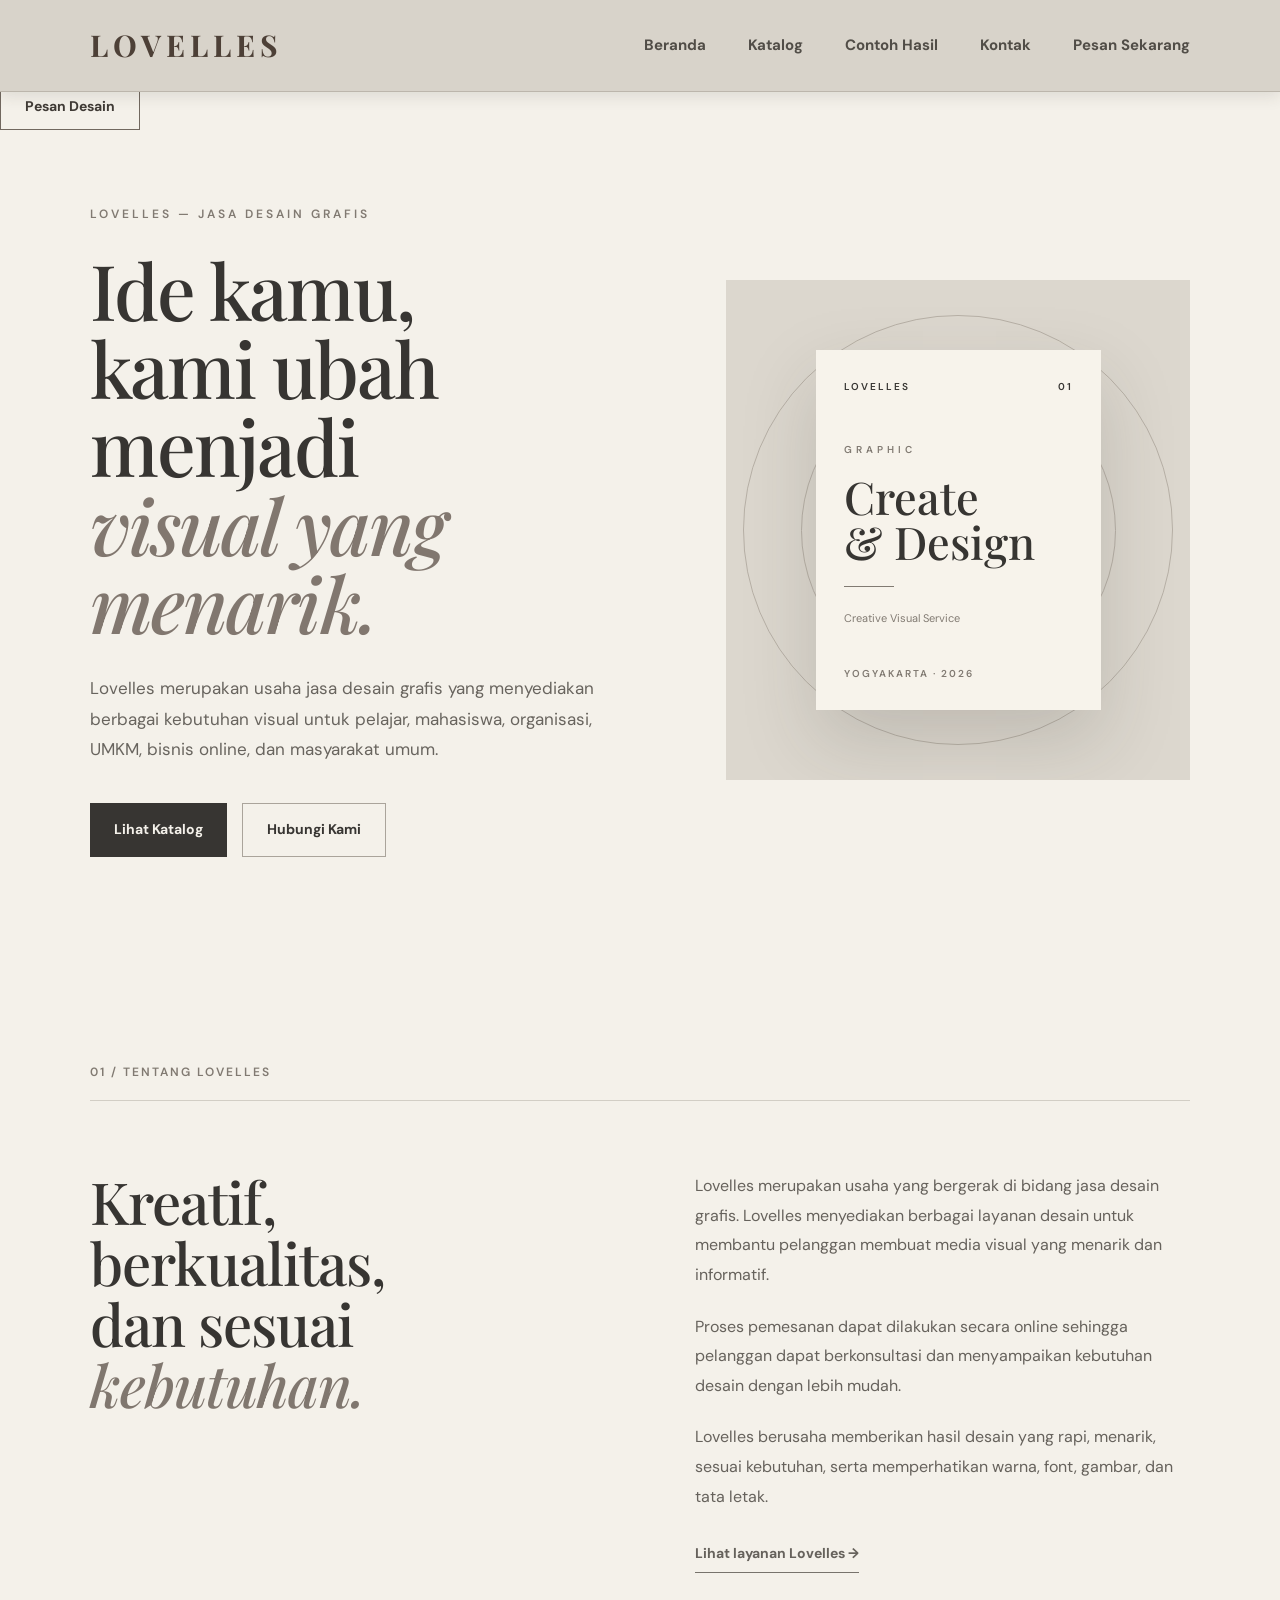
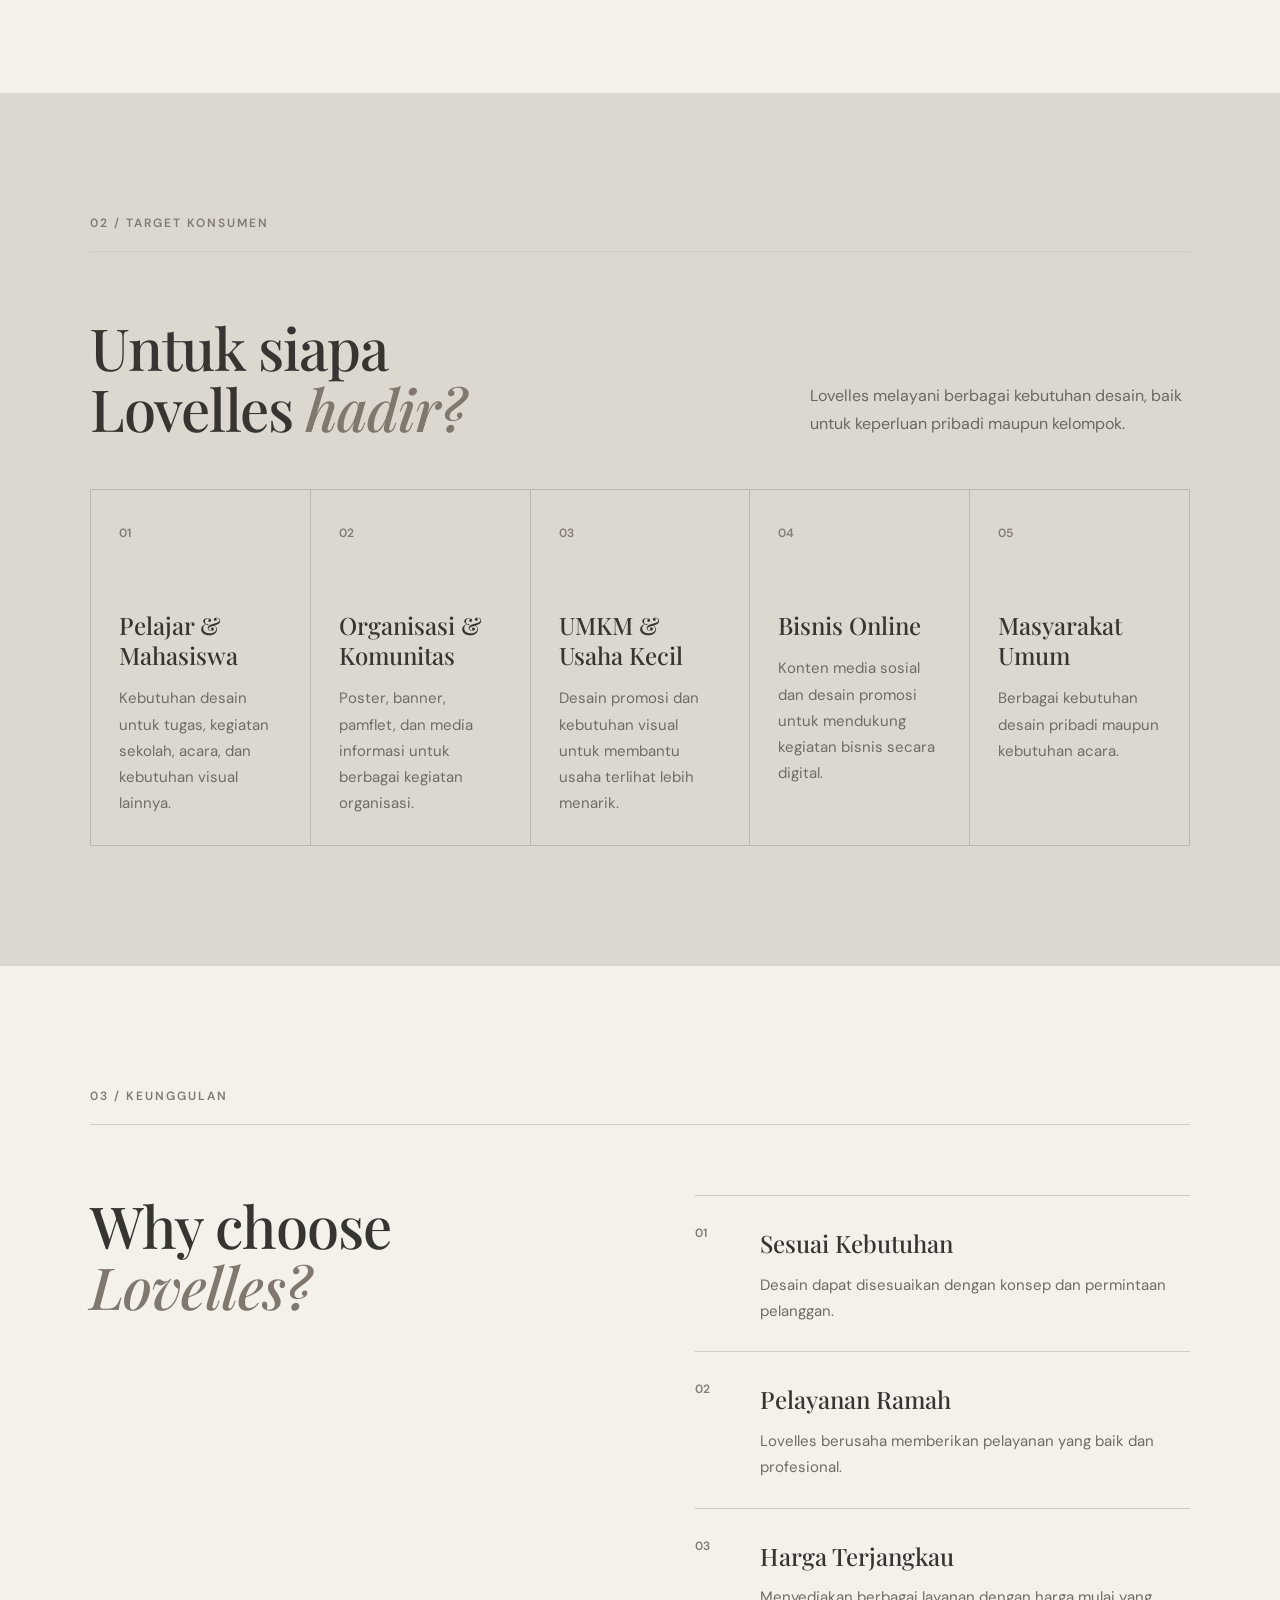
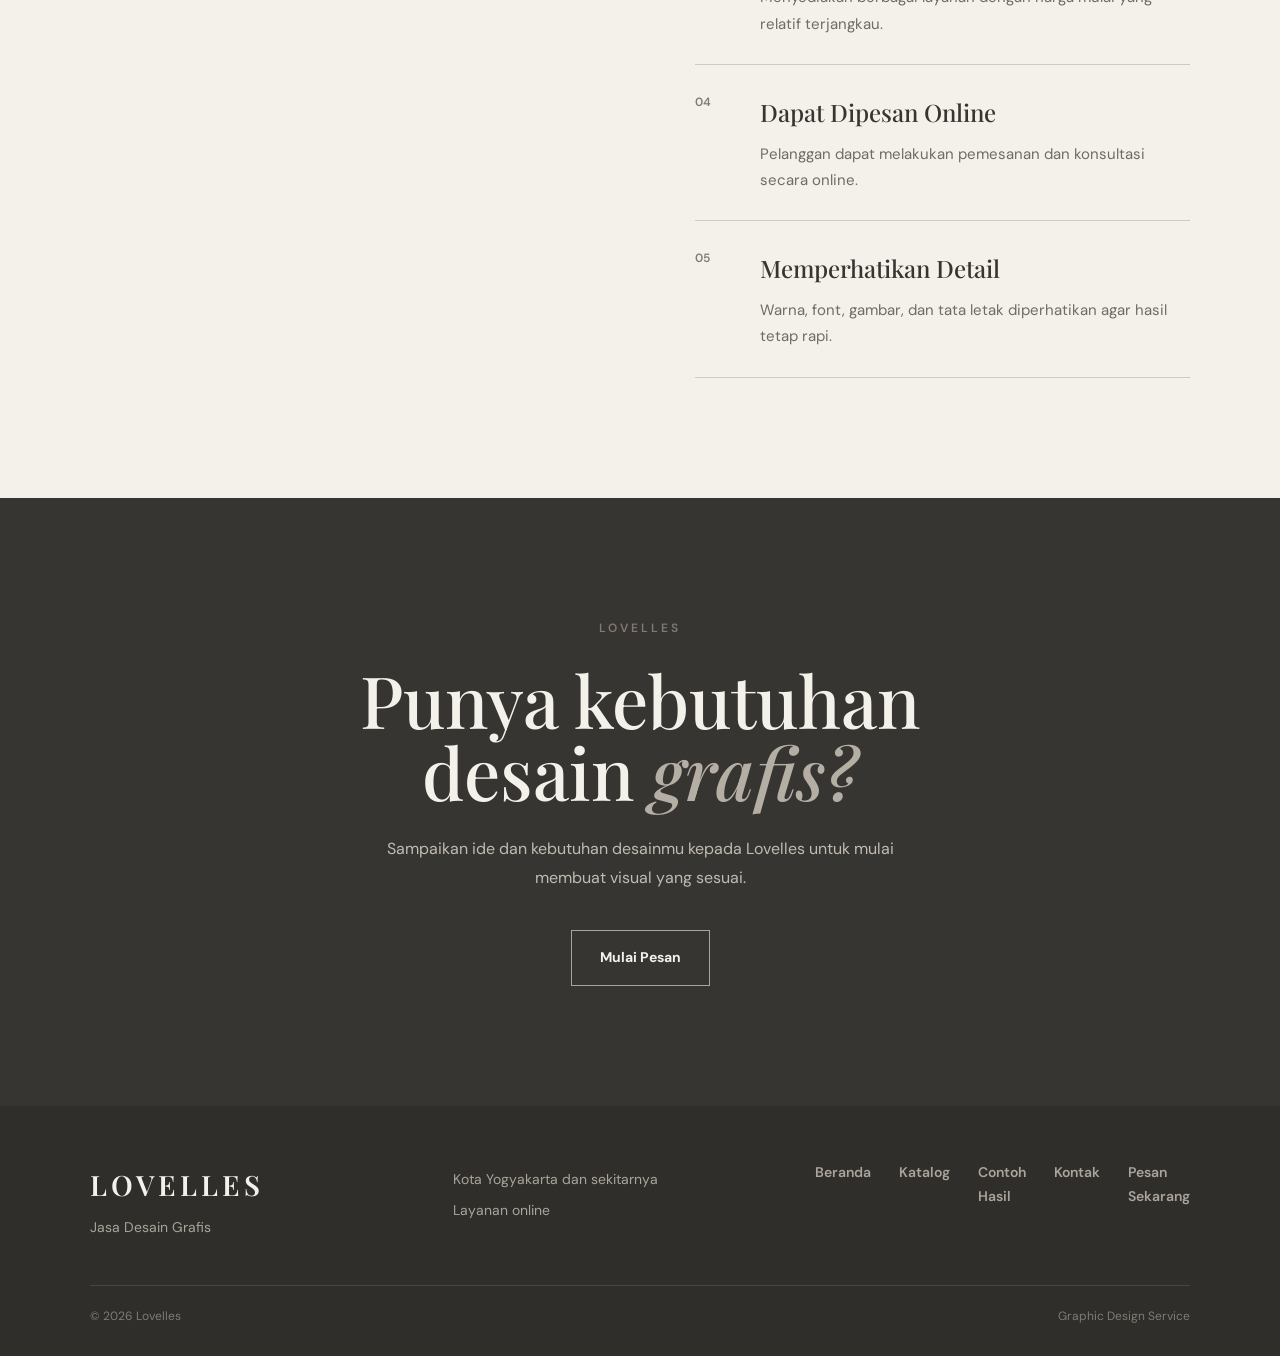
<file: index.html>
<!DOCTYPE html>
<html lang="id">
<head>
    <meta charset="UTF-8">
    <meta name="viewport" content="width=device-width, initial-scale=1.0">

    <title>Lovelles | Jasa Desain Grafis</title>

    <link rel="preconnect" href="https://fonts.googleapis.com">
    <link rel="preconnect" href="https://fonts.gstatic.com" crossorigin>

    <link href="https://fonts.googleapis.com/css2?family=DM+Sans:wght@400;500;600&family=Playfair+Display:ital,wght@0,500;0,600;1,500;1,600&display=swap" rel="stylesheet">

    <link rel="stylesheet" href="style.css">
</head>

<body>

    <!-- ================= NAVBAR ================= -->

<header class="navbar">

    <a href="index.html" class="logo">
        LOVELLES
    </a>

    <nav>

        <a href="index.html">
            Beranda
        </a>

        <a href="katalog.html">
            Katalog
        </a>

        <a href="hasil.html">
            Contoh Hasil
        </a>

        <a href="kontak.html">
            Kontak
        </a>

        <a href="pesan.html">
            Pesan Sekarang
        </a>

    </nav>

</header>
        <a href="kontak.html" class="nav-button">
            Pesan Desain
        </a>

    </header>


    <!-- ================= HERO ================= -->

    <section class="hero">

        <div class="hero-text">

            <p class="eyebrow">
                LOVELLES — JASA DESAIN GRAFIS
            </p>

            <h1>
                Ide kamu,<br>
                kami ubah menjadi<br>
                <i>visual yang menarik.</i>
            </h1>

            <p class="hero-description">
                Lovelles merupakan usaha jasa desain grafis yang
                menyediakan berbagai kebutuhan visual untuk pelajar,
                mahasiswa, organisasi, UMKM, bisnis online, dan
                masyarakat umum.
            </p>

            <div class="hero-buttons">

                <a href="katalog.html" class="button-dark">
                    Lihat Katalog
                </a>

                <a href="kontak.html" class="button-outline">
                    Hubungi Kami
                </a>

            </div>

        </div>


        <!-- VISUAL -->
        <div class="hero-visual">

            <div class="circle circle-one"></div>
            <div class="circle circle-two"></div>

            <div class="visual-card">

                <div class="visual-top">
                    <span>LOVELLES</span>
                    <span>01</span>
                </div>

                <div class="visual-center">

                    <small>
                        GRAPHIC
                    </small>

                    <h2>
                        Create<br>
                        & Design
                    </h2>

                    <div class="visual-line"></div>

                    <p>
                        Creative Visual Service
                    </p>

                </div>

                <div class="visual-bottom">
                    YOGYAKARTA · 2026
                </div>

            </div>

        </div>

    </section>


    <!-- ================= ABOUT ================= -->

    <section class="section about">

        <div class="section-label">
            01 / TENTANG LOVELLES
        </div>

        <div class="two-column">

            <div>

                <h2 class="large-title">
                    Kreatif,<br>
                    berkualitas,<br>
                    dan sesuai <i>kebutuhan.</i>
                </h2>

            </div>

            <div class="content-text">

                <p>
                    Lovelles merupakan usaha yang bergerak di bidang
                    jasa desain grafis. Lovelles menyediakan berbagai
                    layanan desain untuk membantu pelanggan membuat
                    media visual yang menarik dan informatif.
                </p>

                <p>
                    Proses pemesanan dapat dilakukan secara online
                    sehingga pelanggan dapat berkonsultasi dan
                    menyampaikan kebutuhan desain dengan lebih mudah.
                </p>

                <p>
                    Lovelles berusaha memberikan hasil desain yang
                    rapi, menarik, sesuai kebutuhan, serta memperhatikan
                    warna, font, gambar, dan tata letak.
                </p>

                <a href="katalog.html" class="text-link">
                    Lihat layanan Lovelles →
                </a>

            </div>

        </div>

    </section>


    <!-- ================= TARGET ================= -->

    <section class="section target-section">

        <div class="section-label">
            02 / TARGET KONSUMEN
        </div>

        <div class="section-heading">

            <h2 class="large-title">
                Untuk siapa<br>
                Lovelles <i>hadir?</i>
            </h2>

            <p>
                Lovelles melayani berbagai kebutuhan desain,
                baik untuk keperluan pribadi maupun kelompok.
            </p>

        </div>


        <div class="target-grid">

            <div class="target-card">

                <span>01</span>

                <h3>
                    Pelajar & Mahasiswa
                </h3>

                <p>
                    Kebutuhan desain untuk tugas,
                    kegiatan sekolah, acara, dan
                    kebutuhan visual lainnya.
                </p>

            </div>


            <div class="target-card">

                <span>02</span>

                <h3>
                    Organisasi & Komunitas
                </h3>

                <p>
                    Poster, banner, pamflet, dan
                    media informasi untuk berbagai
                    kegiatan organisasi.
                </p>

            </div>


            <div class="target-card">

                <span>03</span>

                <h3>
                    UMKM & Usaha Kecil
                </h3>

                <p>
                    Desain promosi dan kebutuhan
                    visual untuk membantu usaha
                    terlihat lebih menarik.
                </p>

            </div>


            <div class="target-card">

                <span>04</span>

                <h3>
                    Bisnis Online
                </h3>

                <p>
                    Konten media sosial dan desain
                    promosi untuk mendukung kegiatan
                    bisnis secara digital.
                </p>

            </div>


            <div class="target-card">

                <span>05</span>

                <h3>
                    Masyarakat Umum
                </h3>

                <p>
                    Berbagai kebutuhan desain pribadi
                    maupun kebutuhan acara.
                </p>

            </div>

        </div>

    </section>


    <!-- ================= KEUNGGULAN ================= -->

    <section class="section advantages">

        <div class="section-label">
            03 / KEUNGGULAN
        </div>

        <div class="two-column">

            <div>

                <h2 class="large-title">
                    Why choose<br>
                    <i>Lovelles?</i>
                </h2>

            </div>


            <div class="advantage-list">

                <div class="advantage-item">

                    <span>01</span>

                    <div>
                        <h3>
                            Sesuai Kebutuhan
                        </h3>

                        <p>
                            Desain dapat disesuaikan dengan
                            konsep dan permintaan pelanggan.
                        </p>
                    </div>

                </div>


                <div class="advantage-item">

                    <span>02</span>

                    <div>
                        <h3>
                            Pelayanan Ramah
                        </h3>

                        <p>
                            Lovelles berusaha memberikan
                            pelayanan yang baik dan profesional.
                        </p>
                    </div>

                </div>


                <div class="advantage-item">

                    <span>03</span>

                    <div>
                        <h3>
                            Harga Terjangkau
                        </h3>

                        <p>
                            Menyediakan berbagai layanan dengan
                            harga mulai yang relatif terjangkau.
                        </p>
                    </div>

                </div>


                <div class="advantage-item">

                    <span>04</span>

                    <div>
                        <h3>
                            Dapat Dipesan Online
                        </h3>

                        <p>
                            Pelanggan dapat melakukan pemesanan
                            dan konsultasi secara online.
                        </p>
                    </div>

                </div>


                <div class="advantage-item">

                    <span>05</span>

                    <div>
                        <h3>
                            Memperhatikan Detail
                        </h3>

                        <p>
                            Warna, font, gambar, dan tata letak
                            diperhatikan agar hasil tetap rapi.
                        </p>
                    </div>

                </div>

            </div>

        </div>

    </section>


    <!-- ================= CTA ================= -->

    <section class="cta">

        <p class="eyebrow">
            LOVELLES
        </p>

        <h2>
            Punya kebutuhan<br>
            desain <i>grafis?</i>
        </h2>

        <p>
            Sampaikan ide dan kebutuhan desainmu kepada
            Lovelles untuk mulai membuat visual yang sesuai.
        </p>

        <a href="kontak.html" class="cta-button">
            Mulai Pesan
        </a>

    </section>


    <!-- ================= FOOTER ================= -->

    <footer>

        <div class="footer-main">

            <div>
                <div class="footer-logo">
                    LOVELLES
                </div>

                <p>
                    Jasa Desain Grafis
                </p>
            </div>


            <div class="footer-info">

                <p>
                    Kota Yogyakarta dan sekitarnya
                </p>

                <p>
                    Layanan online
                </p>

            </div>


            <div class="footer-links">

                <a href="index.html">
                    Beranda
                </a>
            
                <a href="katalog.html">
                    Katalog
                </a>
            
                <a href="hasil.html">
                    Contoh Hasil
                </a>
            
                <a href="kontak.html">
                    Kontak
                </a>
            
                <a href="pesan.html">
                    Pesan Sekarang
                </a>
            
            </div>

        </div>


        <div class="footer-bottom">

            <span>
                © 2026 Lovelles
            </span>

            <span>
                Graphic Design Service
            </span>

        </div>

    </footer>


    <script src="script.js"></script>

</body>
</html>
</file>
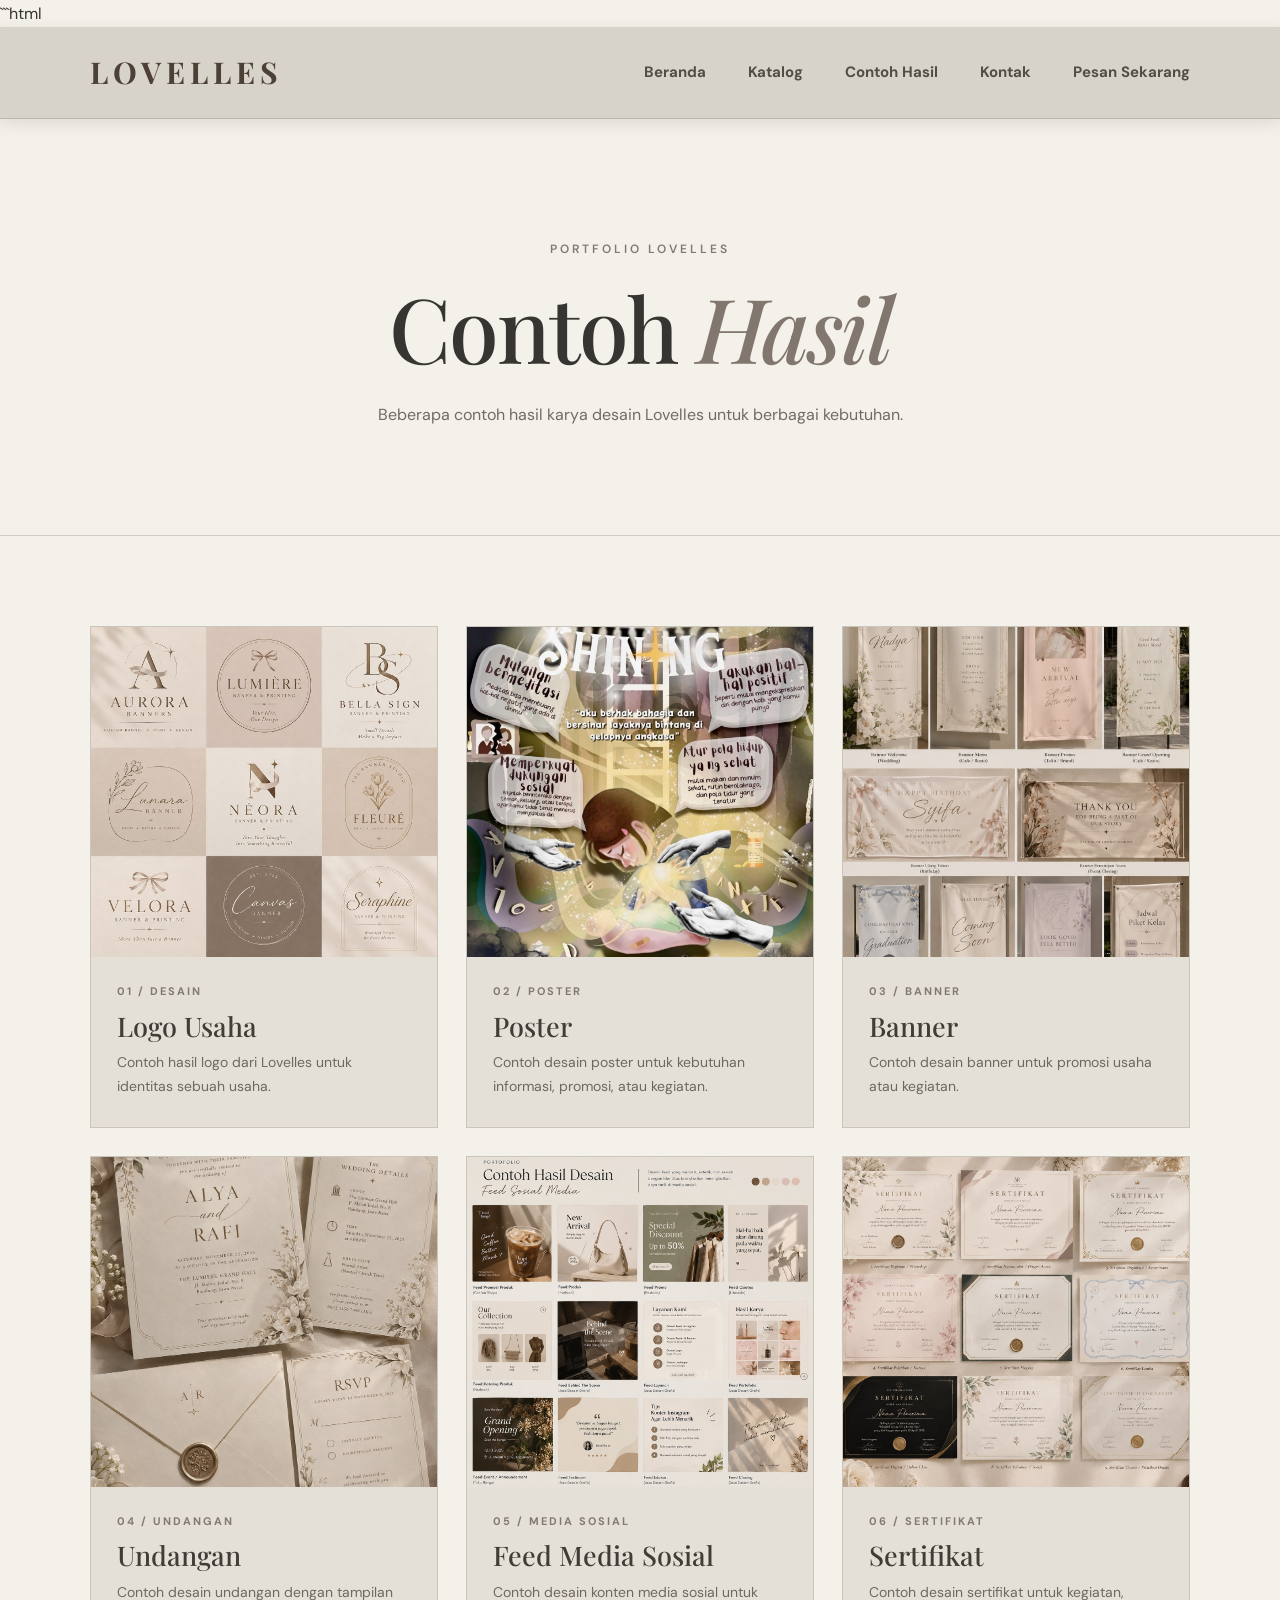
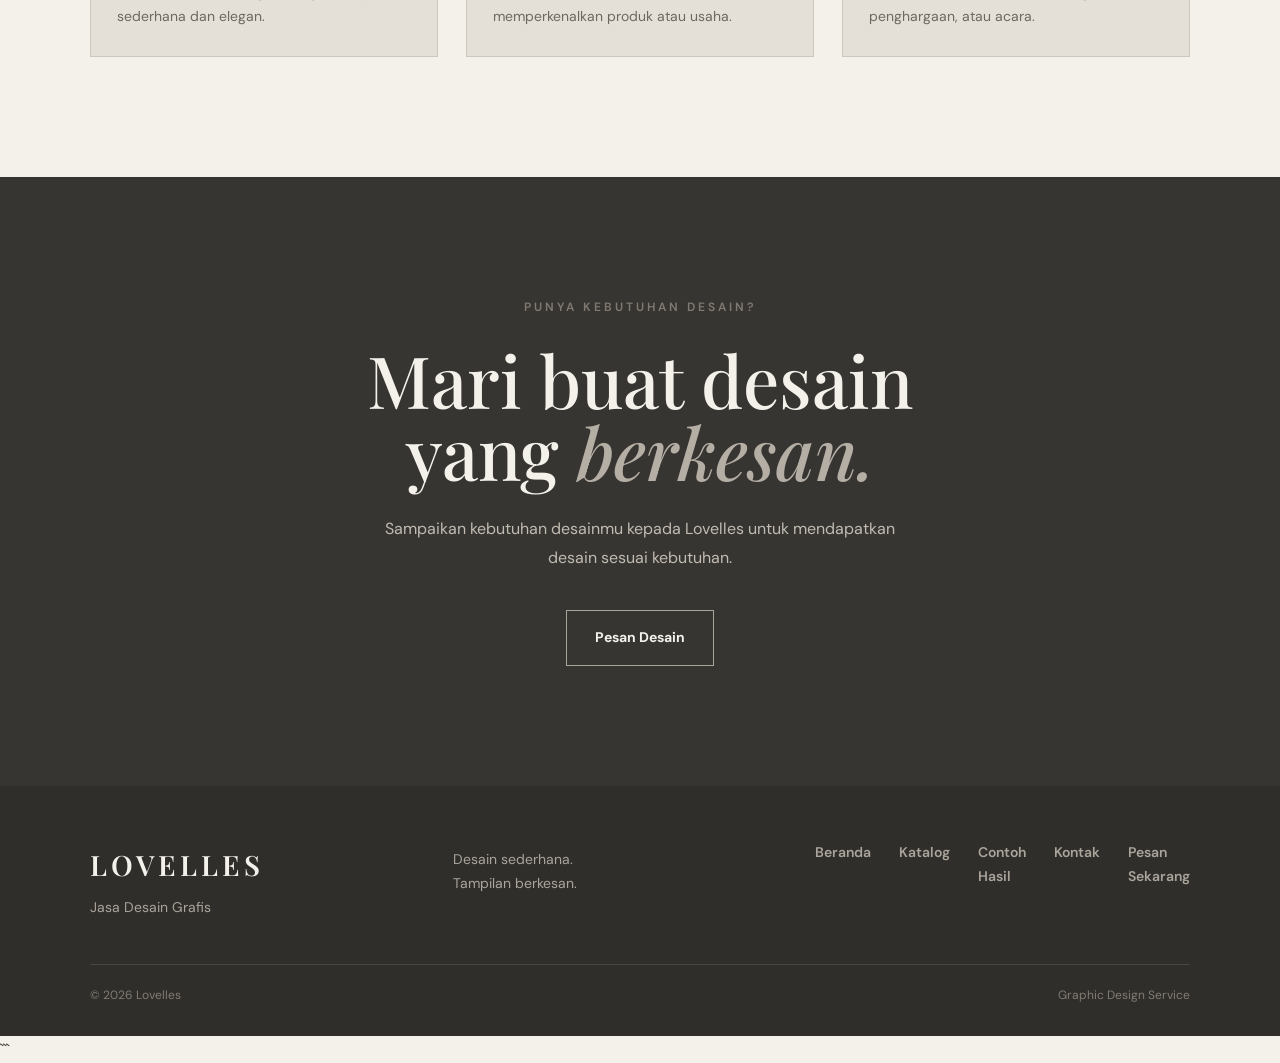
<file: hasil.html>
```html
<!DOCTYPE html>
<html lang="id">

<head>
    <meta charset="UTF-8">
    <meta name="viewport" content="width=device-width, initial-scale=1.0">

    <title>Contoh Hasil | Lovelles</title>

    <link rel="preconnect" href="https://fonts.googleapis.com">
    <link rel="preconnect" href="https://fonts.gstatic.com" crossorigin>

    <link href="https://fonts.googleapis.com/css2?family=DM+Sans:wght@400;500;600;700&family=Playfair+Display:ital,wght@0,400;0,500;0,600;1,400;1,500&display=swap" rel="stylesheet">

    <link rel="stylesheet" href="style.css">
</head>

<body>

    <!-- HEADER -->
    <header class="navbar">

        <a href="index.html" class="logo">
            LOVELLES
        </a>

        <nav>
            <a href="index.html">Beranda</a>
            <a href="katalog.html">Katalog</a>
            <a href="hasil.html">Contoh Hasil</a>
            <a href="kontak.html">Kontak</a>
            <a href="pesan.html">Pesan Sekarang</a>
        </nav>

    </header>


    <!-- JUDUL HALAMAN -->
    <section class="page-header">

        <p class="eyebrow">PORTFOLIO LOVELLES</p>

        <h1>
            Contoh <i>Hasil</i>
        </h1>

        <p>
            Beberapa contoh hasil karya desain Lovelles
            untuk berbagai kebutuhan.
        </p>

    </section>


    <!-- PORTOFOLIO -->
    <section class="portfolio-section">

        <div class="portfolio-grid">

            <!-- 01 LOGO USAHA -->
            <div class="portfolio-card">

                <div class="portfolio-image">
                    <img
                        src="123logo.jpg"
                        alt="Contoh Desain Logo Usaha"
                        loading="lazy"
                    >
                </div>

                <div class="portfolio-content">
                    <span>01 / DESAIN</span>

                    <h2>Logo Usaha</h2>

                    <p>
                        Contoh hasil logo dari Lovelles
                        untuk identitas sebuah usaha.
                    </p>
                </div>

            </div>


            <!-- 02 POSTER -->
            <div class="portfolio-card">

                <div class="portfolio-image">
                    <img
                        src="123poster.jpg"
                        alt="Contoh Desain Poster"
                        loading="lazy"
                    >
                </div>

                <div class="portfolio-content">
                    <span>02 / POSTER</span>

                    <h2>Poster</h2>

                    <p>
                        Contoh desain poster untuk kebutuhan
                        informasi, promosi, atau kegiatan.
                    </p>
                </div>

            </div>


            <!-- 03 BANNER -->
            <div class="portfolio-card">

                <div class="portfolio-image">
                    <img
                        src="123banner.jpg"
                        alt="Contoh Desain Banner"
                        loading="lazy"
                    >
                </div>

                <div class="portfolio-content">
                    <span>03 / BANNER</span>

                    <h2>Banner</h2>

                    <p>
                        Contoh desain banner untuk
                        promosi usaha atau kegiatan.
                    </p>
                </div>

            </div>


            <!-- 04 UNDANGAN -->
            <div class="portfolio-card">

                <div class="portfolio-image">
                    <img
                        src="123undangan.jpg"
                        alt="Contoh Desain Undangan"
                        loading="lazy"
                    >
                </div>

                <div class="portfolio-content">
                    <span>04 / UNDANGAN</span>

                    <h2>Undangan</h2>

                    <p>
                        Contoh desain undangan dengan
                        tampilan sederhana dan elegan.
                    </p>
                </div>

            </div>


            <!-- 05 FEED MEDIA SOSIAL -->
            <div class="portfolio-card">

                <div class="portfolio-image">
                    <img
                        src="123feed.png"
                        alt="Contoh Desain Feed Media Sosial"
                        loading="lazy"
                    >
                </div>

                <div class="portfolio-content">
                    <span>05 / MEDIA SOSIAL</span>

                    <h2>Feed Media Sosial</h2>

                    <p>
                        Contoh desain konten media sosial
                        untuk memperkenalkan produk atau usaha.
                    </p>
                </div>

            </div>


            <!-- 06 SERTIFIKAT -->
            <div class="portfolio-card">

                <div class="portfolio-image">
                    <img
                        src="123sertifikat.jpg"
                        alt="Contoh Desain Sertifikat"
                        loading="lazy"
                    >
                </div>

                <div class="portfolio-content">
                    <span>06 / SERTIFIKAT</span>

                    <h2>Sertifikat</h2>

                    <p>
                        Contoh desain sertifikat untuk
                        kegiatan, penghargaan, atau acara.
                    </p>
                </div>

            </div>

        </div>

    </section>


    <!-- AJAKAN MEMESAN -->
    <section class="cta">

        <p class="eyebrow">PUNYA KEBUTUHAN DESAIN?</p>

        <h2>
            Mari buat desain<br>
            yang <i>berkesan.</i>
        </h2>

        <p>
            Sampaikan kebutuhan desainmu kepada Lovelles
            untuk mendapatkan desain sesuai kebutuhan.
        </p>

        <a href="pesan.html" class="cta-button">
            Pesan Desain
        </a>

    </section>


    <!-- FOOTER -->
    <footer>

        <div class="footer-main">

            <div>
                <div class="footer-logo">
                    LOVELLES
                </div>

                <p>Jasa Desain Grafis</p>
            </div>

            <div>
                <p>
                    Desain sederhana.<br>
                    Tampilan berkesan.
                </p>
            </div>

            <div class="footer-links">

                <a href="index.html">Beranda</a>
                <a href="katalog.html">Katalog</a>
                <a href="hasil.html">Contoh Hasil</a>
                <a href="kontak.html">Kontak</a>
                <a href="pesan.html">Pesan Sekarang</a>

            </div>

        </div>

        <div class="footer-bottom">

            <span>© 2026 Lovelles</span>
            <span>Graphic Design Service</span>

        </div>

    </footer>

</body>
</html>
```
</file>
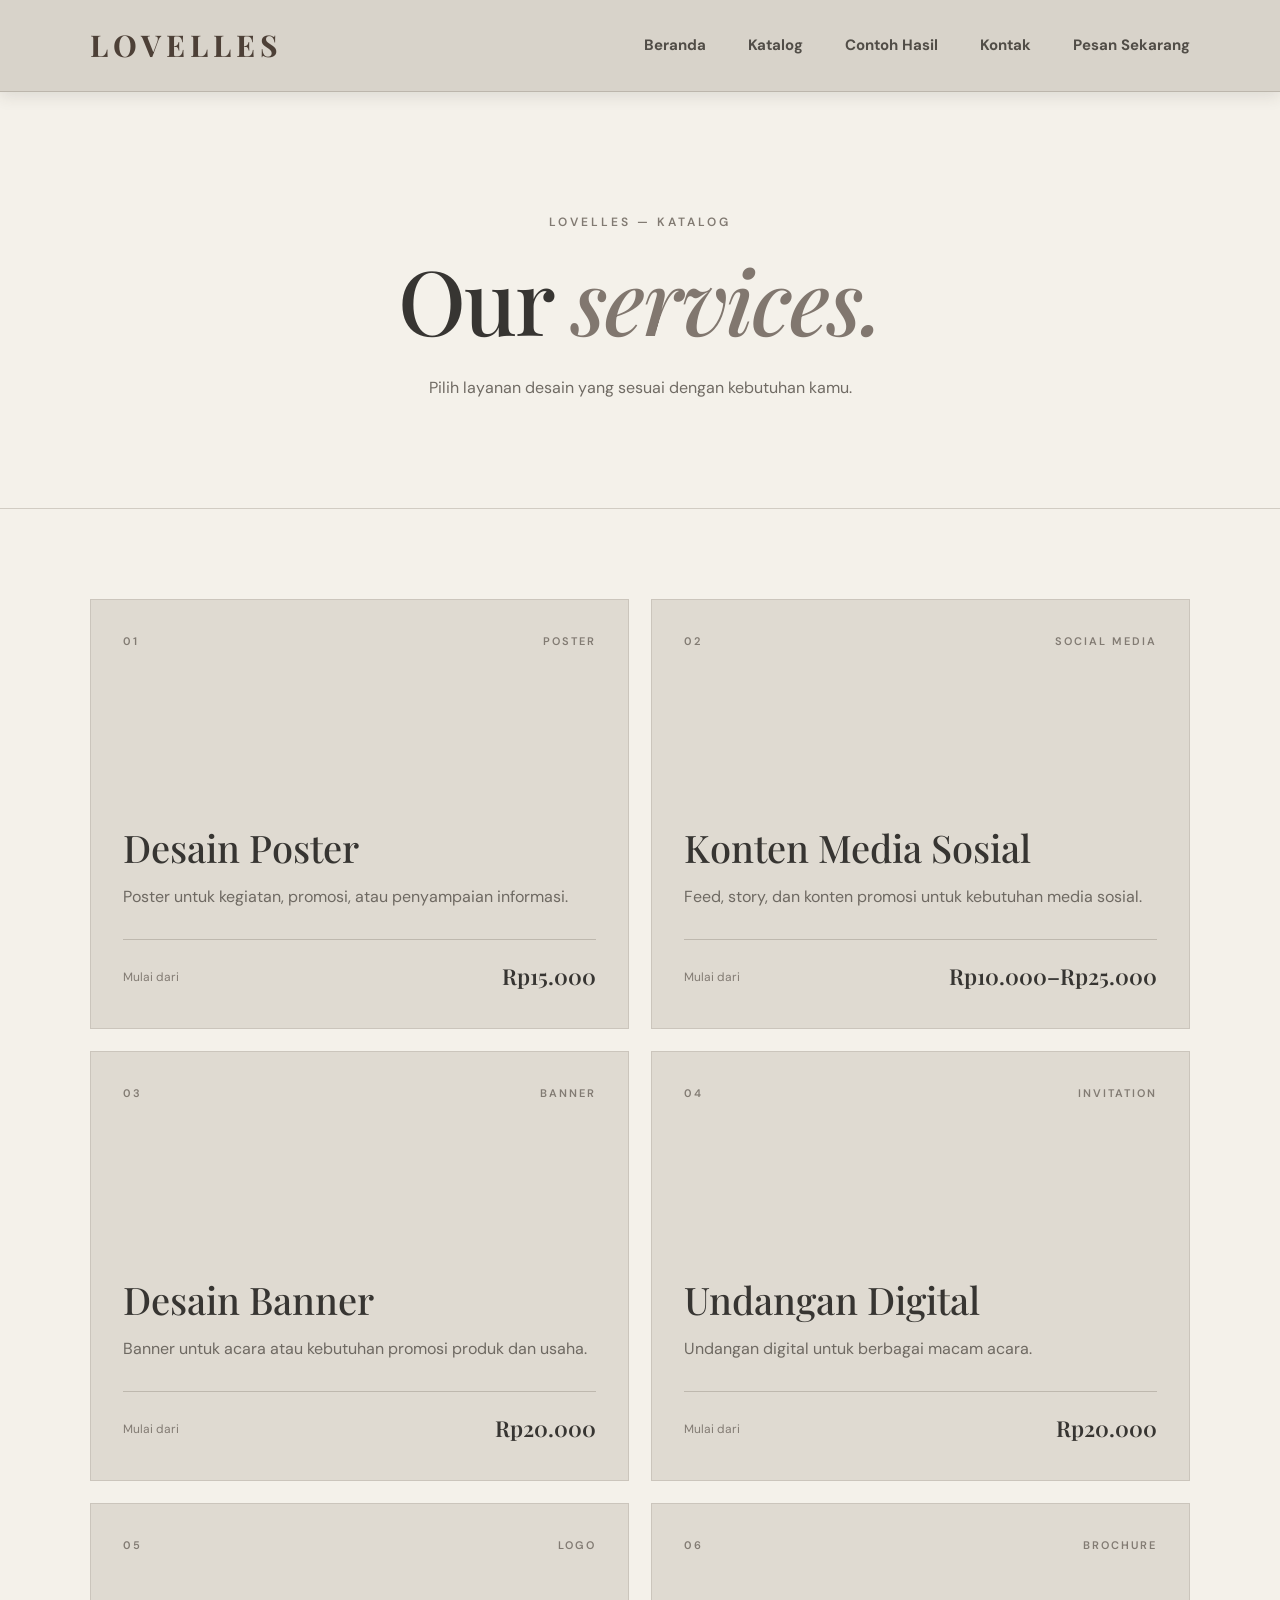
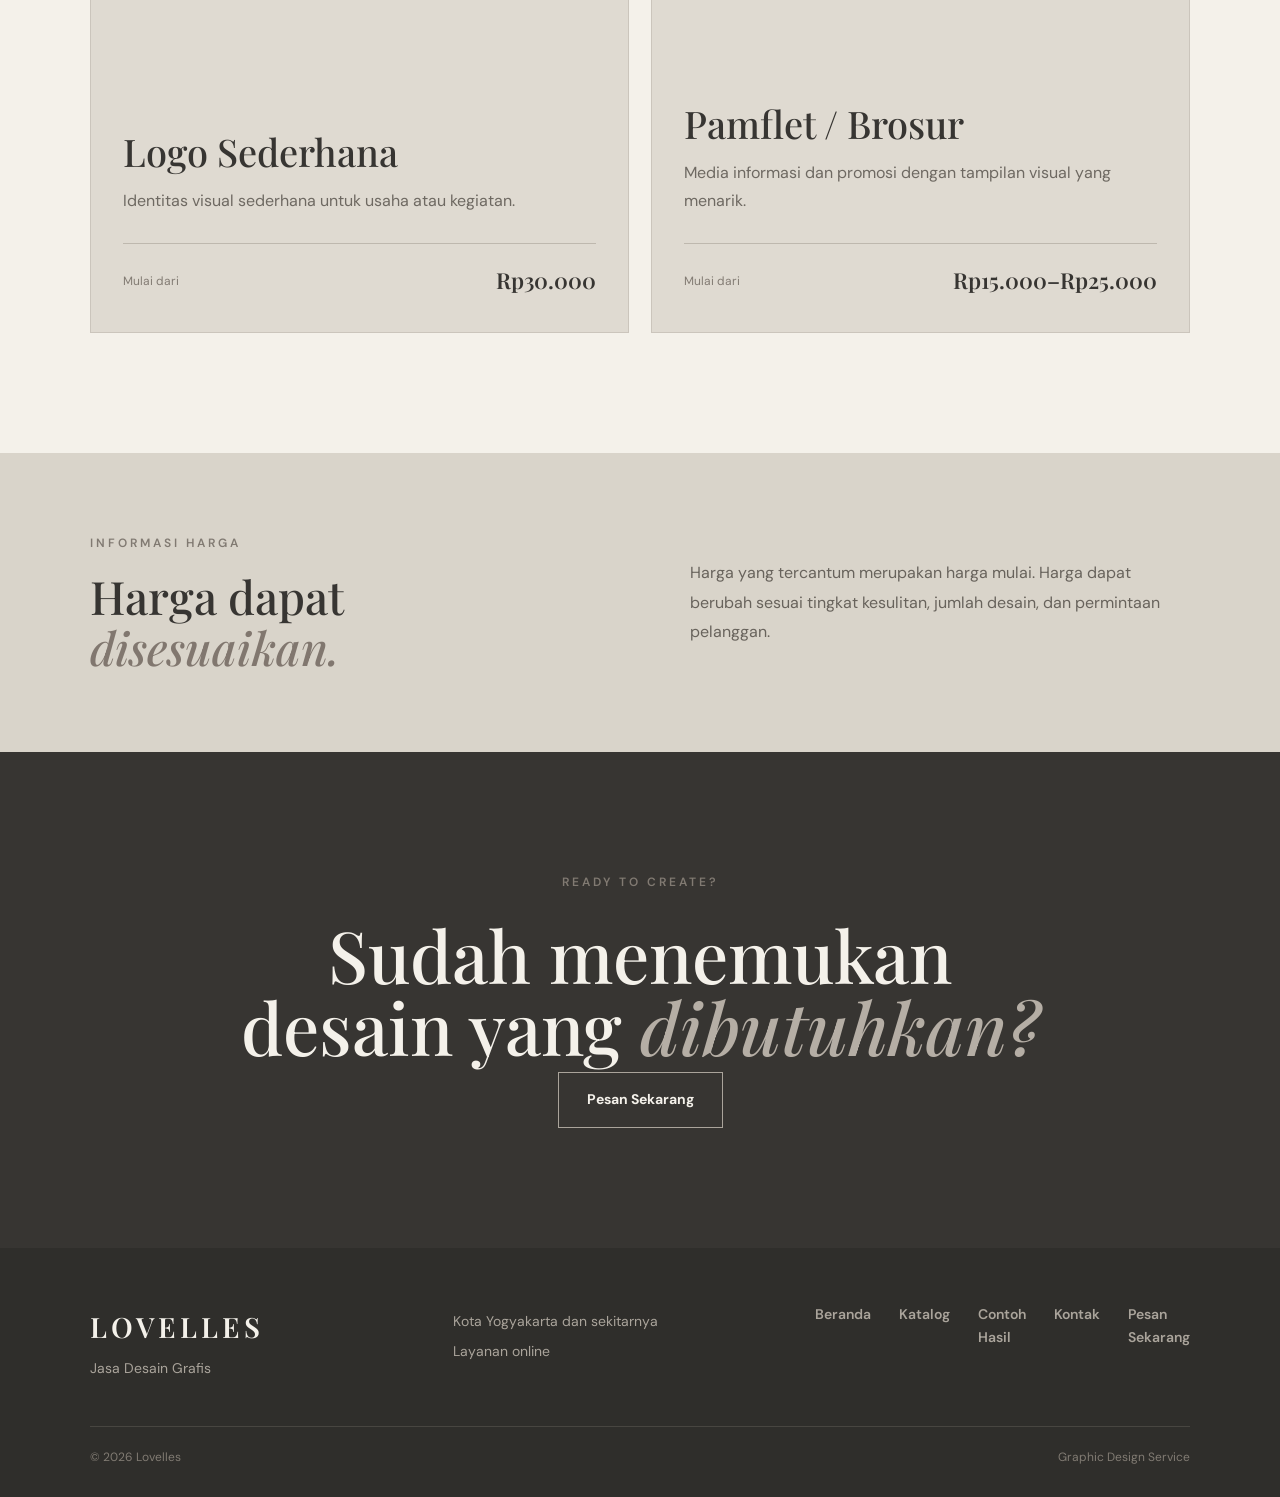
<file: katalog.html>
<!DOCTYPE html>
<html lang="id">
<head>

    <meta charset="UTF-8">
    <meta name="viewport" content="width=device-width, initial-scale=1.0">

    <title>Katalog | Lovelles</title>

    <link rel="preconnect" href="https://fonts.googleapis.com">
    <link rel="preconnect" href="https://fonts.gstatic.com" crossorigin>

    <link href="https://fonts.googleapis.com/css2?family=DM+Sans:wght@400;500;600&family=Playfair+Display:ital,wght@0,500;0,600;1,500;1,600&display=swap" rel="stylesheet">

    <link rel="stylesheet" href="style.css">

</head>

<body>


    <!-- ================= NAVBAR ================= -->

    <header class="navbar">

        <a href="index.html" class="logo">
            LOVELLES
        </a>
    
        <nav>
    
            <a href="index.html">
                Beranda
            </a>
    
            <a href="katalog.html">
                Katalog
            </a>
    
            <a href="hasil.html">
                Contoh Hasil
            </a>
    
            <a href="kontak.html">
                Kontak
            </a>
    
            <a href="pesan.html">
                Pesan Sekarang
            </a>
    
        </nav>
    
    </header>


    <!-- ================= PAGE HEADER ================= -->

    <section class="page-header">

        <p class="eyebrow">
            LOVELLES — KATALOG
        </p>

        <h1>
            Our <i>services.</i>
        </h1>

        <p>
            Pilih layanan desain yang sesuai dengan
            kebutuhan kamu.
        </p>

    </section>


    <!-- ================= KATALOG ================= -->

    <section class="catalog-section">

        <div class="catalog-grid">


            <!-- POSTER -->

            <div class="catalog-card">

                <div class="catalog-top">

                    <span>
                        01
                    </span>

                    <span>
                        POSTER
                    </span>

                </div>

                <div class="catalog-content">

                    <h2>
                        Desain Poster
                    </h2>

                    <p>
                        Poster untuk kegiatan, promosi,
                        atau penyampaian informasi.
                    </p>

                </div>

                <div class="catalog-price">

                    <span>
                        Mulai dari
                    </span>

                    <strong>
                        Rp15.000
                    </strong>

                </div>

            </div>


            <!-- MEDIA SOSIAL -->

            <div class="catalog-card">

                <div class="catalog-top">

                    <span>
                        02
                    </span>

                    <span>
                        SOCIAL MEDIA
                    </span>

                </div>

                <div class="catalog-content">

                    <h2>
                        Konten Media Sosial
                    </h2>

                    <p>
                        Feed, story, dan konten promosi
                        untuk kebutuhan media sosial.
                    </p>

                </div>

                <div class="catalog-price">

                    <span>
                        Mulai dari
                    </span>

                    <strong>
                        Rp10.000–Rp25.000
                    </strong>

                </div>

            </div>


            <!-- BANNER -->

            <div class="catalog-card">

                <div class="catalog-top">

                    <span>
                        03
                    </span>

                    <span>
                        BANNER
                    </span>

                </div>

                <div class="catalog-content">

                    <h2>
                        Desain Banner
                    </h2>

                    <p>
                        Banner untuk acara atau kebutuhan
                        promosi produk dan usaha.
                    </p>

                </div>

                <div class="catalog-price">

                    <span>
                        Mulai dari
                    </span>

                    <strong>
                        Rp20.000
                    </strong>

                </div>

            </div>


            <!-- UNDANGAN -->

            <div class="catalog-card">

                <div class="catalog-top">

                    <span>
                        04
                    </span>

                    <span>
                        INVITATION
                    </span>

                </div>

                <div class="catalog-content">

                    <h2>
                        Undangan Digital
                    </h2>

                    <p>
                        Undangan digital untuk berbagai
                        macam acara.
                    </p>

                </div>

                <div class="catalog-price">

                    <span>
                        Mulai dari
                    </span>

                    <strong>
                        Rp20.000
                    </strong>

                </div>

            </div>


            <!-- LOGO -->

            <div class="catalog-card">

                <div class="catalog-top">

                    <span>
                        05
                    </span>

                    <span>
                        LOGO
                    </span>

                </div>

                <div class="catalog-content">

                    <h2>
                        Logo Sederhana
                    </h2>

                    <p>
                        Identitas visual sederhana untuk
                        usaha atau kegiatan.
                    </p>

                </div>

                <div class="catalog-price">

                    <span>
                        Mulai dari
                    </span>

                    <strong>
                        Rp30.000
                    </strong>

                </div>

            </div>


            <!-- BROSUR -->

            <div class="catalog-card">

                <div class="catalog-top">

                    <span>
                        06
                    </span>

                    <span>
                        BROCHURE
                    </span>

                </div>

                <div class="catalog-content">

                    <h2>
                        Pamflet / Brosur
                    </h2>

                    <p>
                        Media informasi dan promosi
                        dengan tampilan visual yang menarik.
                    </p>

                </div>

                <div class="catalog-price">

                    <span>
                        Mulai dari
                    </span>

                    <strong>
                        Rp15.000–Rp25.000
                    </strong>

                </div>

            </div>


        </div>

    </section>


    <!-- ================= CATATAN HARGA ================= -->

    <section class="price-note">

        <div>

            <p class="eyebrow">
                INFORMASI HARGA
            </p>

            <h2>
                Harga dapat <i>disesuaikan.</i>
            </h2>

        </div>

        <p>
            Harga yang tercantum merupakan harga mulai.
            Harga dapat berubah sesuai tingkat kesulitan,
            jumlah desain, dan permintaan pelanggan.
        </p>

    </section>


    <!-- ================= CTA ================= -->

    <section class="cta small-cta">

        <p class="eyebrow">
            READY TO CREATE?
        </p>

        <h2>
            Sudah menemukan<br>
            desain yang <i>dibutuhkan?</i>
        </h2>

        <a href="kontak.html" class="cta-button">
            Pesan Sekarang
        </a>

    </section>


    <!-- ================= FOOTER ================= -->

    <footer>

        <div class="footer-main">

            <div>

                <div class="footer-logo">
                    LOVELLES
                </div>

                <p>
                    Jasa Desain Grafis
                </p>

            </div>

            <div class="footer-info">

                <p>
                    Kota Yogyakarta dan sekitarnya
                </p>

                <p>
                    Layanan online
                </p>

            </div>

            <div class="footer-links">

                <a href="index.html">
                    Beranda
                </a>
            
                <a href="katalog.html">
                    Katalog
                </a>
            
                <a href="hasil.html">
                    Contoh Hasil
                </a>
            
                <a href="kontak.html">
                    Kontak
                </a>
            
                <a href="pesan.html">
                    Pesan Sekarang
                </a>
            
            </div>

        </div>

        <div class="footer-bottom">

            <span>
                © 2026 Lovelles
            </span>

            <span>
                Graphic Design Service
            </span>

        </div>

    </footer>


    <script src="script.js"></script>

</body>
</html>
</file>
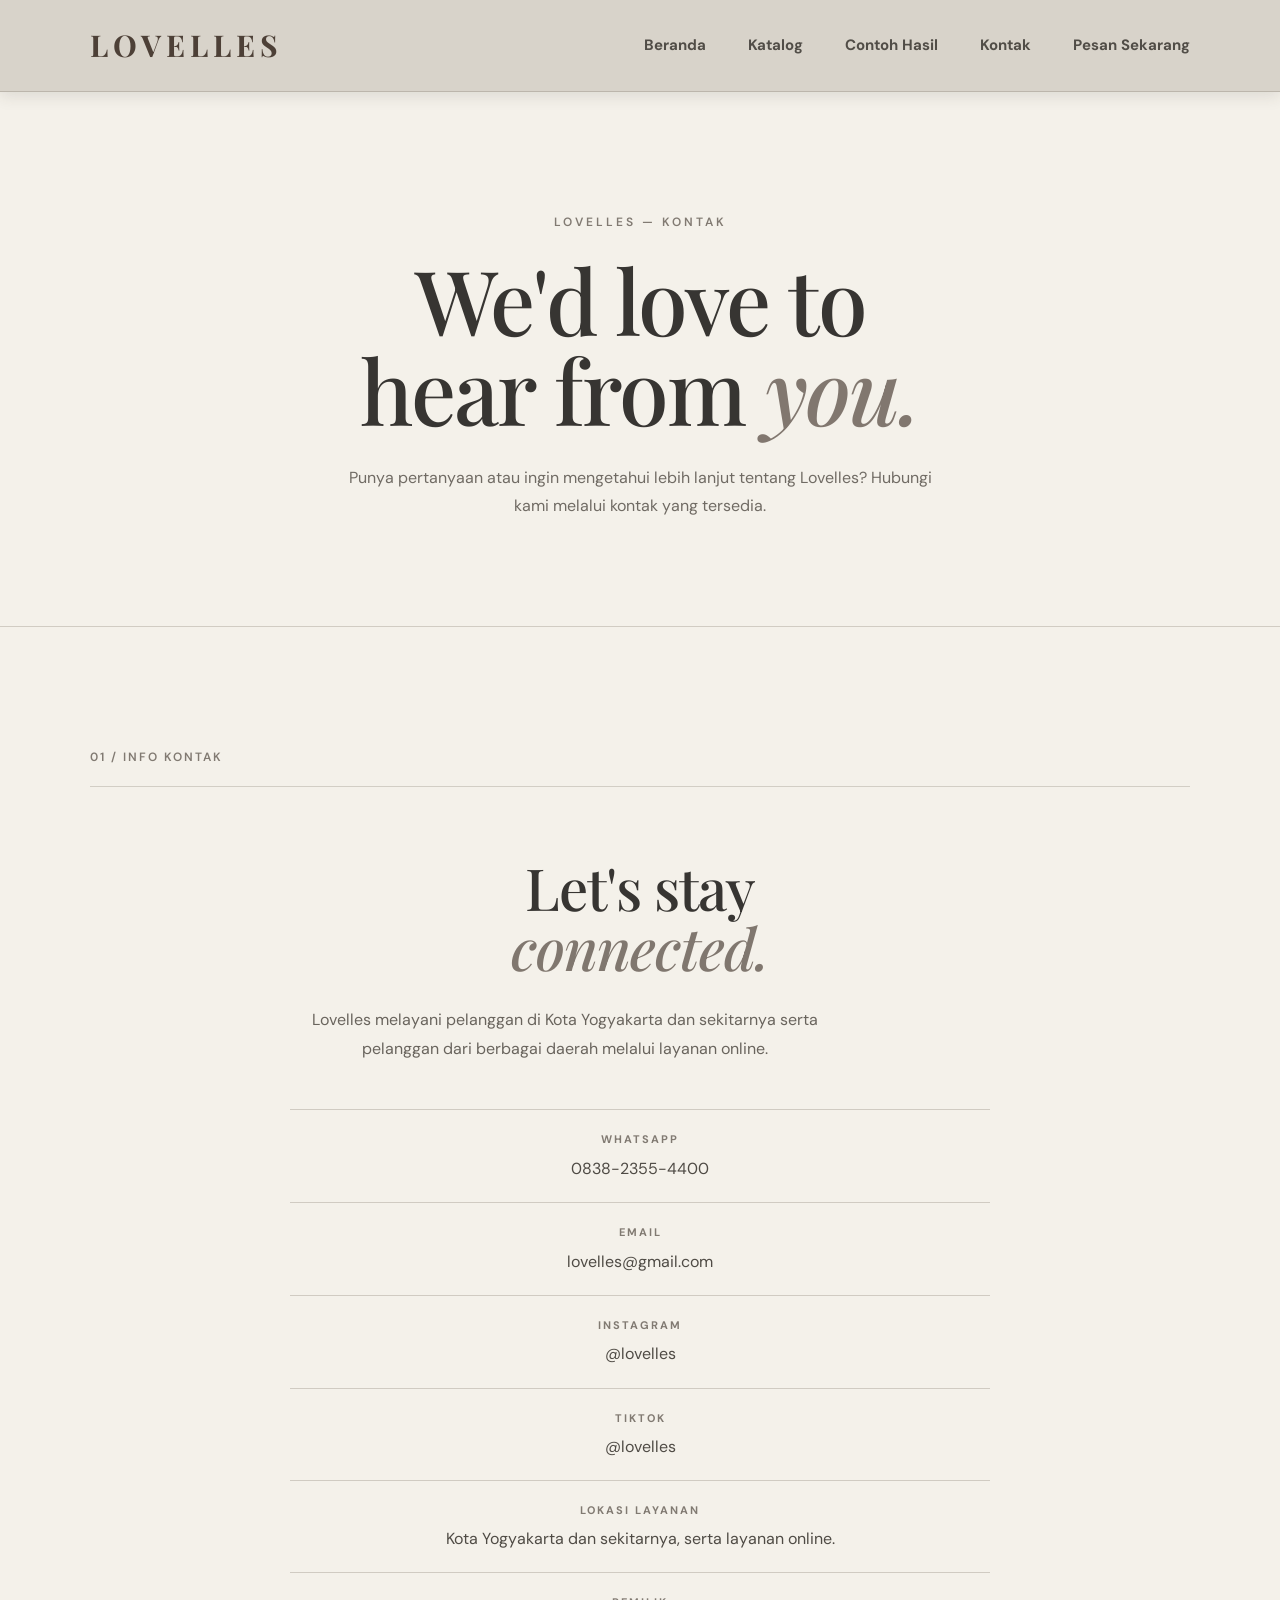
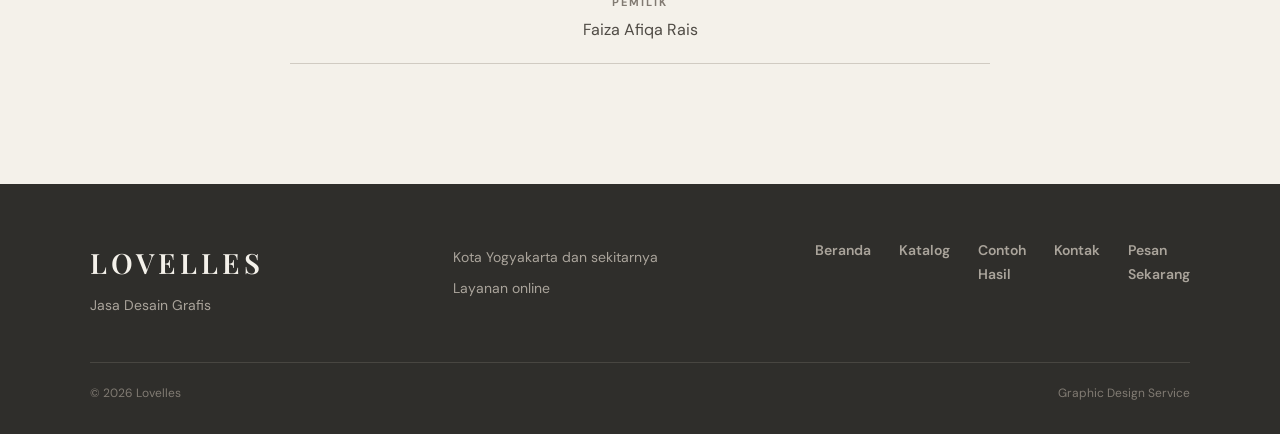
<file: kontak.html>
<!DOCTYPE html>
<html lang="id">

<head>

    <meta charset="UTF-8">

    <meta
        name="viewport"
        content="width=device-width, initial-scale=1.0"
    >

    <title>Kontak | Lovelles</title>


    <link rel="preconnect" href="https://fonts.googleapis.com">

    <link
        rel="preconnect"
        href="https://fonts.gstatic.com"
        crossorigin
    >

    <link
        href="https://fonts.googleapis.com/css2?family=DM+Sans:wght@400;500;600&family=Playfair+Display:ital,wght@0,500;0,600;1,500;1,600&display=swap"
        rel="stylesheet"
    >

    <link
        rel="stylesheet"
        href="style.css"
    >

</head>


<body>


    <!-- ================= NAVBAR ================= -->

    <header class="navbar">

        <a href="index.html" class="logo">
            LOVELLES
        </a>
    
        <nav>
    
            <a href="index.html">
                Beranda
            </a>
    
            <a href="katalog.html">
                Katalog
            </a>
    
            <a href="hasil.html">
                Contoh Hasil
            </a>
    
            <a href="kontak.html">
                Kontak
            </a>
    
            <a href="pesan.html">
                Pesan Sekarang
            </a>
    
        </nav>
    
    </header>



    <!-- ================= HEADER ================= -->

    <section class="page-header contact-header">

        <p class="eyebrow">
            LOVELLES — KONTAK
        </p>

        <h1>
            We'd love to<br>
            hear from <i>you.</i>
        </h1>

        <p>
            Punya pertanyaan atau ingin mengetahui lebih
            lanjut tentang Lovelles? Hubungi kami melalui
            kontak yang tersedia.
        </p>

    </section>



    <!-- ================= CONTACT ================= -->

    <section class="section contact-section">

        <div class="section-label">
            01 / INFO KONTAK
        </div>


        <div class="contact-grid">


            <div class="contact-info">


                <h2 class="large-title">
                    Let's stay<br>
                    <i>connected.</i>
                </h2>


                <p class="contact-description">
                    Lovelles melayani pelanggan di Kota Yogyakarta
                    dan sekitarnya serta pelanggan dari berbagai
                    daerah melalui layanan online.
                </p>


                <div class="info-list">


                    <!-- WHATSAPP -->

                    <div class="info-item">

                        <span>
                            WHATSAPP
                        </span>

                        <a
                            href="https://wa.me/6285601184390"
                            target="_blank"
                        >
                            0838-2355-4400
                        </a>

                    </div>



                    <!-- EMAIL -->

                    <div class="info-item">

                        <span>
                            EMAIL
                        </span>

                        <a
                            href="mailto:lovellest@gmail.com"
                        >
                            lovelles@gmail.com
                        </a>

                    </div>



                    <!-- INSTAGRAM -->

                    <div class="info-item">

                        <span>
                            INSTAGRAM
                        </span>

                        <a
                            href="#"
                        >
                            @lovelles
                        </a>

                    </div>



                    <!-- TIKTOK -->

                    <div class="info-item">

                        <span>
                            TIKTOK
                        </span>

                        <a
                            href="#"
                        >
                            @lovelles
                        </a>

                    </div>



                    <!-- LOKASI -->

                    <div class="info-item">

                        <span>
                            LOKASI LAYANAN
                        </span>

                        <p>
                            Kota Yogyakarta dan sekitarnya,
                            serta layanan online.
                        </p>

                    </div>



                    <!-- PEMILIK -->

                    <div class="info-item">

                        <span>
                            PEMILIK
                        </span>

                        <p>
                            Faiza Afiqa Rais
                        </p>

                    </div>


                </div>

            </div>


        </div>

    </section>



    <!-- ================= FOOTER ================= -->

    <footer>

        <div class="footer-main">


            <div>

                <div class="footer-logo">
                    LOVELLES
                </div>

                <p>
                    Jasa Desain Grafis
                </p>

            </div>


            <div class="footer-info">

                <p>
                    Kota Yogyakarta dan sekitarnya
                </p>

                <p>
                    Layanan online
                </p>

            </div>


            <div class="footer-links">

                <a href="index.html">
                    Beranda
                </a>
            
                <a href="katalog.html">
                    Katalog
                </a>
            
                <a href="hasil.html">
                    Contoh Hasil
                </a>
            
                <a href="kontak.html">
                    Kontak
                </a>
            
                <a href="pesan.html">
                    Pesan Sekarang
                </a>
            
            </div>


        </div>


        <div class="footer-bottom">

            <span>
                © 2026 Lovelles
            </span>

            <span>
                Graphic Design Service
            </span>

        </div>

    </footer>


</body>

</html>
</file>
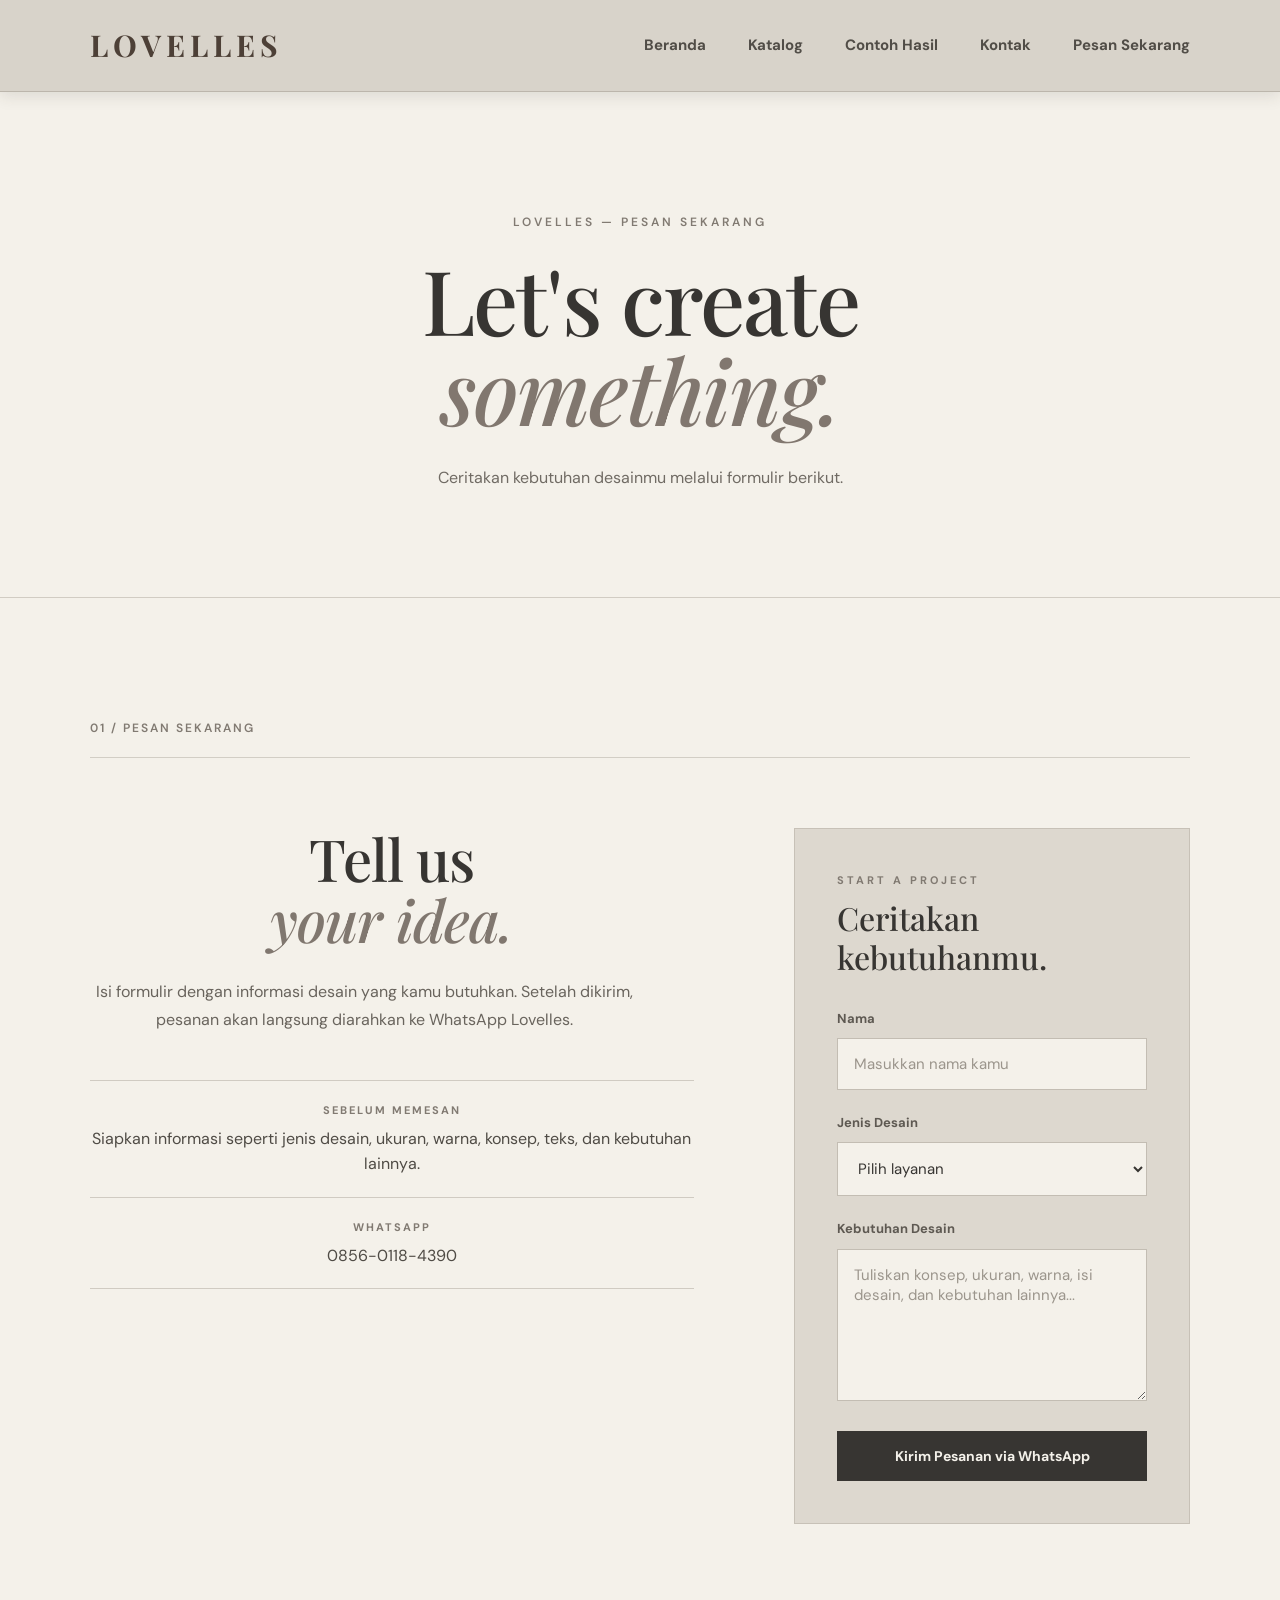
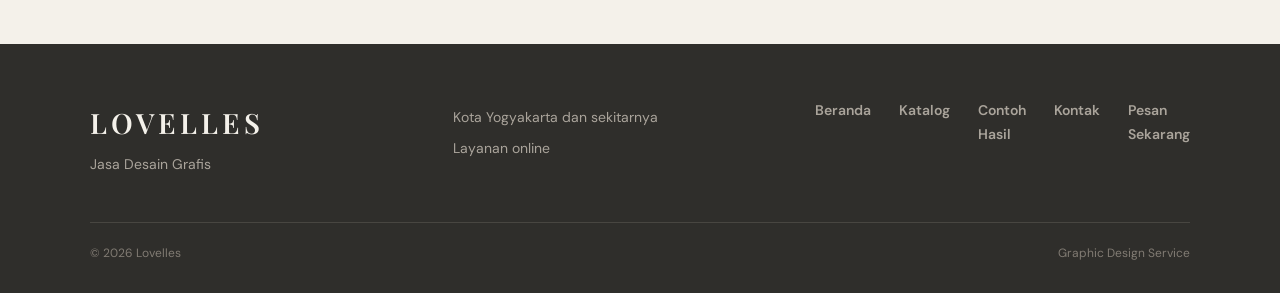
<file: pesan.html>
<!DOCTYPE html>
<html lang="id">

<head>

    <meta charset="UTF-8">

    <meta
        name="viewport"
        content="width=device-width, initial-scale=1.0"
    >

    <title>Pesan Sekarang | Lovelles</title>


    <link rel="preconnect" href="https://fonts.googleapis.com">

    <link
        rel="preconnect"
        href="https://fonts.gstatic.com"
        crossorigin
    >

    <link
        href="https://fonts.googleapis.com/css2?family=DM+Sans:wght@400;500;600&family=Playfair+Display:ital,wght@0,500;0,600;1,500;1,600&display=swap"
        rel="stylesheet"
    >

    <link
        rel="stylesheet"
        href="style.css"
    >

</head>


<body>


    <!-- ================= NAVBAR ================= -->
    <header class="navbar">

        <a href="index.html" class="logo">
            LOVELLES
        </a>
    
        <nav>
    
            <a href="index.html">
                Beranda
            </a>
    
            <a href="katalog.html">
                Katalog
            </a>
    
            <a href="hasil.html">
                Contoh Hasil
            </a>
    
            <a href="kontak.html">
                Kontak
            </a>
    
            <a href="pesan.html">
                Pesan Sekarang
            </a>
    
        </nav>
    
    </header>



    <!-- ================= HEADER ================= -->

    <section class="page-header contact-header">

        <p class="eyebrow">
            LOVELLES — PESAN SEKARANG
        </p>

        <h1>
            Let's create<br>
            <i>something.</i>
        </h1>

        <p>
            Ceritakan kebutuhan desainmu melalui
            formulir berikut.
        </p>

    </section>



    <!-- ================= FORM PESANAN ================= -->

    <section class="section contact-section">

        <div class="section-label">
            01 / PESAN SEKARANG
        </div>


        <div class="contact-grid">


            <!-- INFORMASI KIRI -->

            <div class="contact-info">

                <h2 class="large-title">
                    Tell us<br>
                    <i>your idea.</i>
                </h2>


                <p class="contact-description">
                    Isi formulir dengan informasi desain yang
                    kamu butuhkan. Setelah dikirim, pesanan
                    akan langsung diarahkan ke WhatsApp Lovelles.
                </p>


                <div class="info-list">


                    <div class="info-item">

                        <span>
                            SEBELUM MEMESAN
                        </span>

                        <p>
                            Siapkan informasi seperti jenis desain,
                            ukuran, warna, konsep, teks, dan
                            kebutuhan lainnya.
                        </p>

                    </div>



                    <div class="info-item">

                        <span>
                            WHATSAPP
                        </span>

                        <p>
                            0856-0118-4390
                        </p>

                    </div>


                </div>

            </div>



            <!-- FORM KANAN -->

            <div class="order-box">

                <p class="form-label">
                    START A PROJECT
                </p>


                <h3>
                    Ceritakan kebutuhanmu.
                </h3>


                <form id="contactForm">


                    <!-- NAMA -->

                    <div class="form-group">

                        <label for="nama">
                            Nama
                        </label>

                        <input
                            type="text"
                            id="nama"
                            placeholder="Masukkan nama kamu"
                            required
                        >

                    </div>



                    <!-- JENIS DESAIN -->

                    <div class="form-group">

                        <label for="jenis">
                            Jenis Desain
                        </label>

                        <select
                            id="jenis"
                            required
                        >

                            <option value="">
                                Pilih layanan
                            </option>

                            <option value="Desain Feed Media Sosial">
                                Desain Feed Media Sosial
                            </option>

                            <option value="Desain Poster">
                                Desain Poster
                            </option>

                            <option value="Desain Banner">
                                Desain Banner
                            </option>

                            <option value="Desain Undangan Digital">
                                Desain Undangan Digital
                            </option>

                            <option value="Desain Logo">
                                Desain Logo
                            </option>

                            <option value="Desain Pamflet / Brosur">
                                Desain Pamflet / Brosur
                            </option>

                        </select>

                    </div>



                    <!-- KEBUTUHAN -->

                    <div class="form-group">

                        <label for="pesanText">
                            Kebutuhan Desain
                        </label>

                        <textarea
                            id="pesanText"
                            rows="6"
                            placeholder="Tuliskan konsep, ukuran, warna, isi desain, dan kebutuhan lainnya..."
                            required
                        ></textarea>

                    </div>



                    <!-- BUTTON -->

                    <button type="submit">
                        Kirim Pesanan via WhatsApp
                    </button>


                </form>

            </div>


        </div>

    </section>



    <!-- ================= FOOTER ================= -->

    <footer>

        <div class="footer-main">


            <div>

                <div class="footer-logo">
                    LOVELLES
                </div>

                <p>
                    Jasa Desain Grafis
                </p>

            </div>


            <div class="footer-info">

                <p>
                    Kota Yogyakarta dan sekitarnya
                </p>

                <p>
                    Layanan online
                </p>

            </div>


            <div class="footer-links">

                <a href="index.html">
                    Beranda
                </a>
            
                <a href="katalog.html">
                    Katalog
                </a>
            
                <a href="hasil.html">
                    Contoh Hasil
                </a>
            
                <a href="kontak.html">
                    Kontak
                </a>
            
                <a href="pesan.html">
                    Pesan Sekarang
                </a>
            
            </div>


        </div>


        <div class="footer-bottom">

            <span>
                © 2026 Lovelles
            </span>

            <span>
                Graphic Design Service
            </span>

        </div>

    </footer>



    <!-- JAVASCRIPT -->

    <script src="script.js"></script>


</body>

</html>
</file>
<file: style.css>
/* =====================================================
   LOVELLES
   JASA DESAIN GRAFIS
   IVORY - GREY - BROWN
   ===================================================== */


/* ================= RESET ================= */

* {
    margin: 0;
    padding: 0;
    box-sizing: border-box;
}

html {
    scroll-behavior: smooth;
}

body {
    background: #f4f1ea;
    color: #373532;
    font-family: "DM Sans", sans-serif;
    font-size: 16px;
    line-height: 1.7;
}

a {
    color: inherit;
    text-decoration: none;
}

button,
input,
textarea,
select {
    font-family: inherit;
}


/* =====================================================
   HEADER / NAVBAR
   ===================================================== */

.navbar {
    width: 100%;
    height: 92px;

    padding: 0 7%;

    display: flex;
    align-items: center;
    justify-content: space-between;

    /* WARNA HEADER DIBUAT JELAS BERBEDA */
    background: #d8d3ca;

    border-bottom: 1px solid #bcb6ac;

    box-shadow: 0 4px 15px rgba(55, 50, 45, 0.12);

    position: sticky;
    top: 0;

    z-index: 999;
}


/* ================= LOGO HEADER ================= */

.logo {
    font-family: "Playfair Display", serif;

    font-size: 30px;

    font-weight: 700;

    letter-spacing: 5px;

    color: #4d4037;

    white-space: nowrap;
}


/* ================= MENU HEADER ================= */

.navbar nav {
    display: flex;

    align-items: center;

    gap: 42px;
}

.navbar nav a {
    font-size: 15px;

    font-weight: 700;

    color: #514d47;

    transition: all 0.3s ease;

    position: relative;
}

.navbar nav a:hover {
    color: #292724;
}

.navbar nav a.active {
    color: #292724;

    font-weight: 700;
}


/* GARIS MENU AKTIF */

.navbar nav a.active::after {
    content: "";

    position: absolute;

    left: 0;
    right: 0;

    bottom: -10px;

    height: 2px;

    background: #665549;
}


/* ================= BUTTON HEADER ================= */

.nav-button {
    padding: 14px 24px;

    background: #f4f1ea;

    border: 1px solid #71685f;

    color: #403b36;

    font-size: 14px;

    font-weight: 700;

    transition: all 0.3s ease;
}

.nav-button:hover {
    background: #403b36;

    color: #f4f1ea;

    border-color: #403b36;
}


/* =====================================================
   GENERAL
   ===================================================== */

.section {
    padding: 120px 7%;
}

.eyebrow {
    font-size: 12px;

    font-weight: 600;

    letter-spacing: 3px;

    color: #817a72;
}

.section-label {
    font-size: 12px;

    font-weight: 600;

    letter-spacing: 2px;

    color: #817a72;

    padding-bottom: 18px;

    border-bottom: 1px solid #d2cec5;
}

.large-title {
    font-family: "Playfair Display", serif;

    font-size: 58px;

    line-height: 1.05;

    font-weight: 500;

    letter-spacing: -1px;
}

.large-title i {
    color: #80776f;
}


/* =====================================================
   HERO
   ===================================================== */

.hero {
    min-height: 690px;

    padding: 85px 7%;

    display: grid;

    grid-template-columns: 1fr 0.85fr;

    gap: 90px;

    align-items: center;
}


/* HERO TEXT */

.hero-text h1 {
    margin-top: 25px;

    font-family: "Playfair Display", serif;

    font-size: clamp(54px, 6vw, 82px);

    line-height: 1.02;

    font-weight: 500;

    letter-spacing: -2px;
}

.hero-text h1 i {
    color: #81776f;
}

.hero-description {
    max-width: 570px;

    margin-top: 32px;

    color: #68645e;

    font-size: 17px;

    line-height: 1.8;
}


/* HERO BUTTON */

.hero-buttons {
    display: flex;

    gap: 15px;

    margin-top: 38px;
}

.button-dark,
.button-outline {
    display: inline-flex;

    align-items: center;
    justify-content: center;

    padding: 14px 24px;

    font-size: 14px;

    font-weight: 700;

    transition: 0.3s;
}

.button-dark {
    background: #373532;

    color: #f4f1ea;
}

.button-dark:hover {
    background: #514d48;
}

.button-outline {
    border: 1px solid #aaa49b;

    background: transparent;
}

.button-outline:hover {
    background: #e4e0d7;
}


/* =====================================================
   HERO VISUAL
   ===================================================== */

.hero-visual {
    height: 500px;

    background: #dcd7ce;

    position: relative;

    display: flex;

    align-items: center;
    justify-content: center;

    overflow: hidden;
}

.circle {
    position: absolute;

    border: 1px solid #b7b0a6;

    border-radius: 50%;
}

.circle-one {
    width: 430px;
    height: 430px;
}

.circle-two {
    width: 315px;
    height: 315px;
}


/* VISUAL CARD */

.visual-card {
    width: 285px;
    height: 360px;

    padding: 28px;

    background: #f7f3eb;

    box-shadow:
        0 30px 70px rgba(50, 45, 40, 0.17);

    position: relative;

    display: flex;

    flex-direction: column;

    justify-content: space-between;

    animation: floating 4s ease-in-out infinite;
}

.visual-top,
.visual-bottom {
    display: flex;

    justify-content: space-between;

    font-size: 10px;

    font-weight: 600;

    letter-spacing: 2px;
}

.visual-center small {
    font-size: 10px;

    font-weight: 600;

    letter-spacing: 4px;

    color: #817a72;
}

.visual-center h2 {
    margin-top: 13px;

    font-family: "Playfair Display", serif;

    font-size: 45px;

    line-height: 1;

    font-weight: 500;
}

.visual-line {
    width: 50px;

    height: 1px;

    background: #817a72;

    margin: 22px 0;
}

.visual-center p {
    font-size: 11px;

    color: #817a72;
}

.visual-bottom {
    color: #817a72;
}


@keyframes floating {

    0%,
    100% {
        transform: translateY(0);
    }

    50% {
        transform: translateY(-10px);
    }

}


/* =====================================================
   TWO COLUMN
   ===================================================== */

.two-column {
    display: grid;

    grid-template-columns: 1fr 1fr;

    gap: 110px;

    padding-top: 70px;
}


/* CONTENT */

.content-text {
    max-width: 570px;

    color: #66625c;

    font-size: 16px;

    line-height: 1.85;
}

.content-text p + p {
    margin-top: 22px;
}


/* TEXT LINK */

.text-link {
    display: inline-block;

    margin-top: 30px;

    padding-bottom: 5px;

    border-bottom: 1px solid #77736c;

    font-size: 14px;

    font-weight: 700;
}


/* =====================================================
   TARGET KONSUMEN
   ===================================================== */

.target-section {
    background: #ddd8cf;
}

.section-heading {
    padding: 65px 0 50px;

    display: flex;

    align-items: end;

    justify-content: space-between;

    gap: 50px;
}

.section-heading > p {
    max-width: 380px;

    color: #6c6861;

    font-size: 16px;

    line-height: 1.8;
}


/* TARGET GRID */

.target-grid {
    display: grid;

    grid-template-columns: repeat(5, 1fr);

    border-top: 1px solid #bcb6ac;

    border-left: 1px solid #bcb6ac;
}

.target-card {
    min-height: 320px;

    padding: 28px;

    border-right: 1px solid #bcb6ac;

    border-bottom: 1px solid #bcb6ac;

    transition: 0.35s;
}

.target-card:hover {
    background: #f0ece4;
}

.target-card > span {
    font-size: 12px;

    font-weight: 600;

    color: #827b73;
}

.target-card h3 {
    margin-top: 65px;

    font-family: "Playfair Display", serif;

    font-size: 24px;

    line-height: 1.25;

    font-weight: 500;
}

.target-card p {
    margin-top: 15px;

    color: #706b64;

    font-size: 15px;

    line-height: 1.75;
}


/* =====================================================
   KEUNGGULAN
   ===================================================== */

.advantage-list {
    border-top: 1px solid #d0cbc2;
}

.advantage-item {
    display: grid;

    grid-template-columns: 45px 1fr;

    gap: 20px;

    padding: 27px 0;

    border-bottom: 1px solid #d0cbc2;
}

.advantage-item > span {
    font-size: 12px;

    font-weight: 600;

    color: #827b73;
}

.advantage-item h3 {
    font-family: "Playfair Display", serif;

    font-size: 24px;

    font-weight: 500;
}

.advantage-item p {
    margin-top: 8px;

    color: #706b64;

    font-size: 15px;

    line-height: 1.75;
}


/* =====================================================
   CTA
   ===================================================== */

.cta {
    padding: 120px 7%;

    text-align: center;

    background: #373532;

    color: #f4f1ea;
}

.cta h2 {
    margin-top: 25px;

    font-family: "Playfair Display", serif;

    font-size: clamp(50px, 6vw, 72px);

    line-height: 1;

    font-weight: 500;
}

.cta h2 i {
    color: #b5aea5;
}

.cta > p:not(.eyebrow) {
    max-width: 550px;

    margin: 28px auto;

    color: #c1bbb2;

    font-size: 16px;

    line-height: 1.8;
}

.cta-button {
    display: inline-block;

    margin-top: 10px;

    padding: 15px 28px;

    border: 1px solid #aaa49b;

    font-size: 14px;

    font-weight: 700;

    transition: 0.3s;
}

.cta-button:hover {
    background: #f4f1ea;

    color: #373532;
}


/* =====================================================
   PAGE HEADER
   ===================================================== */

.page-header {
    padding: 120px 7% 105px;

    text-align: center;

    border-bottom: 1px solid #d1ccc3;
}

.page-header h1 {
    margin-top: 22px;

    font-family: "Playfair Display", serif;

    font-size: clamp(58px, 7vw, 92px);

    line-height: 1;

    font-weight: 500;

    letter-spacing: -2px;
}

.page-header h1 i {
    color: #81776f;
}

.page-header > p:last-child {
    max-width: 600px;

    margin: 30px auto 0;

    color: #706b64;

    font-size: 16px;

    line-height: 1.8;
}


/* =====================================================
   KATALOG
   ===================================================== */

.catalog-section {
    padding: 90px 7% 120px;
}

.catalog-grid {
    display: grid;

    grid-template-columns: repeat(2, 1fr);

    gap: 22px;
}


/* CARD */

.catalog-card {
    min-height: 430px;

    padding: 32px;

    background: #dfdad1;

    border: 1px solid #cbc5bc;

    position: relative;

    display: flex;

    flex-direction: column;

    transition: 0.4s;
}

.catalog-card:hover {
    background: #373532;

    color: #f4f1ea;

    transform: translateY(-6px);
}


/* TOP */

.catalog-top {
    display: flex;

    justify-content: space-between;

    font-size: 11px;

    font-weight: 600;

    letter-spacing: 2px;

    color: #827b73;
}


/* CONTENT */

.catalog-content {
    margin-top: auto;
}

.catalog-content h2 {
    font-family: "Playfair Display", serif;

    font-size: 38px;

    line-height: 1.1;

    font-weight: 500;
}

.catalog-content p {
    max-width: 500px;

    margin-top: 15px;

    color: #6e6962;

    font-size: 16px;

    line-height: 1.75;
}

.catalog-card:hover .catalog-content p {
    color: #c1bbb2;
}


/* PRICE */

.catalog-price {
    margin-top: 28px;

    padding-top: 18px;

    border-top: 1px solid #beb8ae;

    display: flex;

    align-items: center;

    justify-content: space-between;
}

.catalog-price span {
    font-size: 12px;

    color: #827b73;
}

.catalog-price strong {
    font-family: "Playfair Display", serif;

    font-size: 22px;

    font-weight: 600;
}


/* =====================================================
   PRICE NOTE
   ===================================================== */

.price-note {
    padding: 80px 7%;

    background: #d9d4ca;

    display: grid;

    grid-template-columns: 1fr 1fr;

    gap: 100px;

    align-items: center;
}

.price-note h2 {
    margin-top: 18px;

    font-family: "Playfair Display", serif;

    font-size: 46px;

    line-height: 1.1;

    font-weight: 500;
}

.price-note h2 i {
    color: #81776f;
}

.price-note > p {
    color: #68635c;

    font-size: 16px;

    line-height: 1.85;
}


/* =====================================================
   CONTACT
   ===================================================== */

.contact-section {
    padding-bottom: 120px;
}

.contact-grid {
    display: grid;

    grid-template-columns: 1fr 1fr;

    gap: 100px;

    padding-top: 70px;
}


/* CONTACT INFO */

.contact-description {
    max-width: 550px;

    margin-top: 28px;

    color: #69645d;

    font-size: 16px;

    line-height: 1.8;
}


/* INFO LIST */

.info-list {
    margin-top: 45px;

    border-top: 1px solid #d0cbc2;
}

.info-item {
    padding: 20px 0;

    border-bottom: 1px solid #d0cbc2;
}

.info-item span {
    display: block;

    margin-bottom: 6px;

    font-size: 11px;

    font-weight: 700;

    letter-spacing: 2px;

    color: #817a72;
}

.info-item a,
.info-item p {
    font-size: 16px;

    line-height: 1.6;

    color: #4f4b45;
}

.info-item a:hover {
    text-decoration: underline;
}


/* =====================================================
   ORDER FORM
   ===================================================== */

.order-box {
    padding: 42px;

    background: #ddd8cf;

    border: 1px solid #c7c1b7;
}

.form-label {
    font-size: 11px;

    font-weight: 700;

    letter-spacing: 3px;

    color: #817a72;
}

.order-box h3 {
    margin-top: 10px;

    font-family: "Playfair Display", serif;

    font-size: 32px;

    line-height: 1.2;

    font-weight: 500;
}


/* FORM */

#contactForm {
    margin-top: 32px;
}

.form-group {
    margin-bottom: 22px;
}

.form-group label {
    display: block;

    margin-bottom: 8px;

    font-size: 13px;

    font-weight: 700;

    color: #5e5952;
}

.form-group input,
.form-group textarea,
.form-group select {
    width: 100%;

    padding: 15px 16px;

    background: #f4f1ea;

    border: 1px solid #c3bdb3;

    outline: none;

    color: #373532;

    font-size: 15px;
}

.form-group input::placeholder,
.form-group textarea::placeholder {
    color: #9b958c;
}

.form-group textarea {
    resize: vertical;

    min-height: 140px;
}

.form-group input:focus,
.form-group textarea:focus,
.form-group select:focus {
    border-color: #756e66;
}


/* SUBMIT */

#contactForm button {
    width: 100%;

    padding: 16px;

    border: none;

    background: #373532;

    color: #f4f1ea;

    cursor: pointer;

    font-size: 14px;

    font-weight: 700;

    transition: 0.3s;
}

#contactForm button:hover {
    background: #504c47;
}


/* =====================================================
   PROCESS
   ===================================================== */

.process-section {
    background: #ddd8cf;
}

.process-grid {
    display: grid;

    grid-template-columns: repeat(5, 1fr);

    border-top: 1px solid #bcb6ac;

    border-left: 1px solid #bcb6ac;
}

.process-card {
    min-height: 330px;

    padding: 28px;

    border-right: 1px solid #bcb6ac;

    border-bottom: 1px solid #bcb6ac;

    transition: 0.3s;
}

.process-card:hover {
    background: #f1eee7;
}

.process-card > span {
    font-size: 12px;

    font-weight: 600;

    color: #817a72;
}

.process-card h3 {
    margin-top: 65px;

    font-family: "Playfair Display", serif;

    font-size: 26px;

    font-weight: 500;
}

.process-card p {
    margin-top: 15px;

    color: #6d6861;

    font-size: 15px;

    line-height: 1.75;
}


/* =====================================================
   FOOTER
   ===================================================== */

footer {
    padding: 55px 7% 30px;

    background: #2f2e2b;

    color: #f4f1ea;
}

.footer-main {
    display: grid;

    grid-template-columns: 1fr 1fr 1fr;

    gap: 50px;

    align-items: start;
}

.footer-logo {
    font-family: "Playfair Display", serif;

    font-size: 28px;

    font-weight: 600;

    letter-spacing: 4px;
}

.footer-main p {
    margin-top: 7px;

    color: #aaa49b;

    font-size: 14px;
}

.footer-links {
    display: flex;

    justify-content: flex-end;

    gap: 28px;
}

.footer-links a {
    color: #aaa49b;

    font-size: 14px;

    font-weight: 600;
}

.footer-links a:hover {
    color: #f4f1ea;
}

.footer-bottom {
    margin-top: 45px;

    padding-top: 20px;

    border-top: 1px solid #484641;

    display: flex;

    justify-content: space-between;
}

.footer-bottom span {
    color: #817b73;

    font-size: 12px;
}


/* =====================================================
   TABLET
   ===================================================== */

@media (max-width: 1100px) {

    .hero {
        grid-template-columns: 1fr;
    }

    .hero-visual {
        max-width: 650px;

        width: 100%;

        margin: auto;
    }

    .target-grid {
        grid-template-columns: repeat(2, 1fr);
    }

    .process-grid {
        grid-template-columns: repeat(2, 1fr);
    }

}


/* =====================================================
   MOBILE
   ===================================================== */

@media (max-width: 750px) {

    body {
        font-size: 15px;
    }


    /* HEADER MOBILE */

    .navbar {
        height: 78px;

        padding: 0 5%;

        background: #d8d3ca;
    }

    .navbar nav {
        display: none;
    }

    .nav-button {
        display: none;
    }

    .logo {
        font-size: 23px;

        letter-spacing: 4px;
    }


    /* SECTION */

    .section {
        padding: 85px 5%;
    }


    /* HERO */

    .hero {
        padding: 65px 5% 85px;

        display: block;
    }

    .hero-text h1 {
        font-size: 50px;

        letter-spacing: -1px;
    }

    .hero-description {
        font-size: 16px;
    }

    .hero-buttons {
        flex-direction: column;

        align-items: stretch;
    }

    .button-dark,
    .button-outline {
        width: 100%;
    }

    .hero-visual {
        height: 430px;

        margin-top: 60px;
    }

    .visual-card {
        width: 245px;

        height: 315px;
    }


    /* TITLES */

    .large-title {
        font-size: 43px;
    }


    /* TWO COLUMN */

    .two-column {
        grid-template-columns: 1fr;

        gap: 45px;
    }


    /* HEADING */

    .section-heading {
        display: block;

        padding-top: 50px;
    }

    .section-heading > p {
        margin-top: 25px;

        font-size: 15px;
    }


    /* TARGET */

    .target-grid {
        grid-template-columns: 1fr;
    }

    .target-card {
        min-height: 250px;
    }

    .target-card h3 {
        margin-top: 45px;
    }


    /* PAGE HEADER */

    .page-header {
        padding: 85px 5%;
    }

    .page-header h1 {
        font-size: 58px;
    }


    /* CATALOG */

    .catalog-section {
        padding: 65px 5% 85px;
    }

    .catalog-grid {
        grid-template-columns: 1fr;
    }

    .catalog-card {
        min-height: 390px;
    }

    .catalog-content h2 {
        font-size: 32px;
    }

    .catalog-content p {
        font-size: 15px;
    }


    /* PRICE */

    .price-note {
        grid-template-columns: 1fr;

        gap: 35px;

        padding: 65px 5%;
    }


    /* CONTACT */

    .contact-grid {
        grid-template-columns: 1fr;

        gap: 55px;
    }

    .order-box {
        padding: 28px 22px;
    }


    /* PROCESS */

    .process-grid {
        grid-template-columns: 1fr;
    }


    /* CTA */

    .cta {
        padding: 90px 5%;
    }

    .cta h2 {
        font-size: 46px;
    }


    /* FOOTER */

    footer {
        padding: 45px 5% 25px;
    }

    .footer-main {
        grid-template-columns: 1fr;

        gap: 25px;
    }

    .footer-links {
        justify-content: flex-start;

        flex-wrap: wrap;
    }

    .footer-bottom {
        display: block;
    }

    .footer-bottom span {
        display: block;
    }

    .footer-bottom span + span {
        margin-top: 7px;
    }

}

/* =====================================================
   CONTOH HASIL / PORTFOLIO
   ===================================================== */

   .portfolio-section {
    padding: 90px 7% 120px;
}


/* ================= KOLOM ================= */

.portfolio-grid {
    display: grid;

    grid-template-columns: repeat(3, 1fr);

    gap: 28px;
}


/* ================= KARTU ================= */

.portfolio-card {
    background: #e5e0d7;

    border: 1px solid #cbc5bc;

    transition: 0.3s ease;

    overflow: hidden;
}

.portfolio-card:hover {
    transform: translateY(-6px);

    box-shadow: 0 15px 30px rgba(55, 50, 45, 0.10);
}


/* ================= TEMPAT GAMBAR ================= */

.portfolio-image {
    width: 100%;

    height: 330px;

    background: #d8d3ca;

    overflow: hidden;

    display: flex;

    align-items: center;

    justify-content: center;
}


/* GAMBAR */

.portfolio-image img {
    width: 100%;

    height: 100%;

    object-fit: cover;

    display: block;

    transition: 0.4s ease;
}


/* EFEK GAMBAR */

.portfolio-card:hover .portfolio-image img {
    transform: scale(1.03);
}


/* ================= TEKS ================= */

.portfolio-content {
    padding: 25px 26px 28px;
}


.portfolio-content span {
    font-size: 11px;

    font-weight: 700;

    letter-spacing: 2px;

    color: #817a72;
}


.portfolio-content h2 {
    margin-top: 9px;

    font-family: "Playfair Display", serif;

    font-size: 27px;

    line-height: 1.2;

    font-weight: 500;

    color: #403c37;
}


.portfolio-content p {
    margin-top: 9px;

    color: #6d6861;

    font-size: 14px;

    line-height: 1.7;
}


/* =====================================================
   TABLET
   ===================================================== */

@media (max-width: 950px) {

    .portfolio-grid {
        grid-template-columns: repeat(2, 1fr);
    }

}


/* =====================================================
   HP
   ===================================================== */

@media (max-width: 600px) {

    .portfolio-section {
        padding: 65px 5% 85px;
    }

    .portfolio-grid {
        grid-template-columns: 1fr;
    }

    .portfolio-image {
        height: 350px;
    }
/* =========================================
   KONTAK - POSISI DI TENGAH
   ========================================= */

   .contact-section {
    width: 100%;
}

.contact-section .contact-grid {
    display: block;
    width: 100%;
}

.contact-section .contact-info {
    width: 700px;
    max-width: 90%;
    margin: 0 auto;
    text-align: center;
}

.contact-section .contact-info h1,
.contact-section .contact-info h2,
.contact-section .contact-info p {
    text-align: center;
}

.contact-section .contact-description {
    margin-left: auto;
    margin-right: auto;
    text-align: center;
}

.contact-section .info-list {
    width: 100%;
}

.contact-section .info-item {
    text-align: center;
}

.contact-section .info-item span,
.contact-section .info-item a,
.contact-section .info-item p {
    text-align: center;
}
}
.contact-section .contact-grid {
    display: flex !important;
    justify-content: center !important;
    align-items: flex-start !important;
    width: 100% !important;
}

.contact-section .contact-info {
    width: 700px !important;
    max-width: 90% !important;
    margin: 0 auto !important;
    text-align: center !important;
}
</file>
